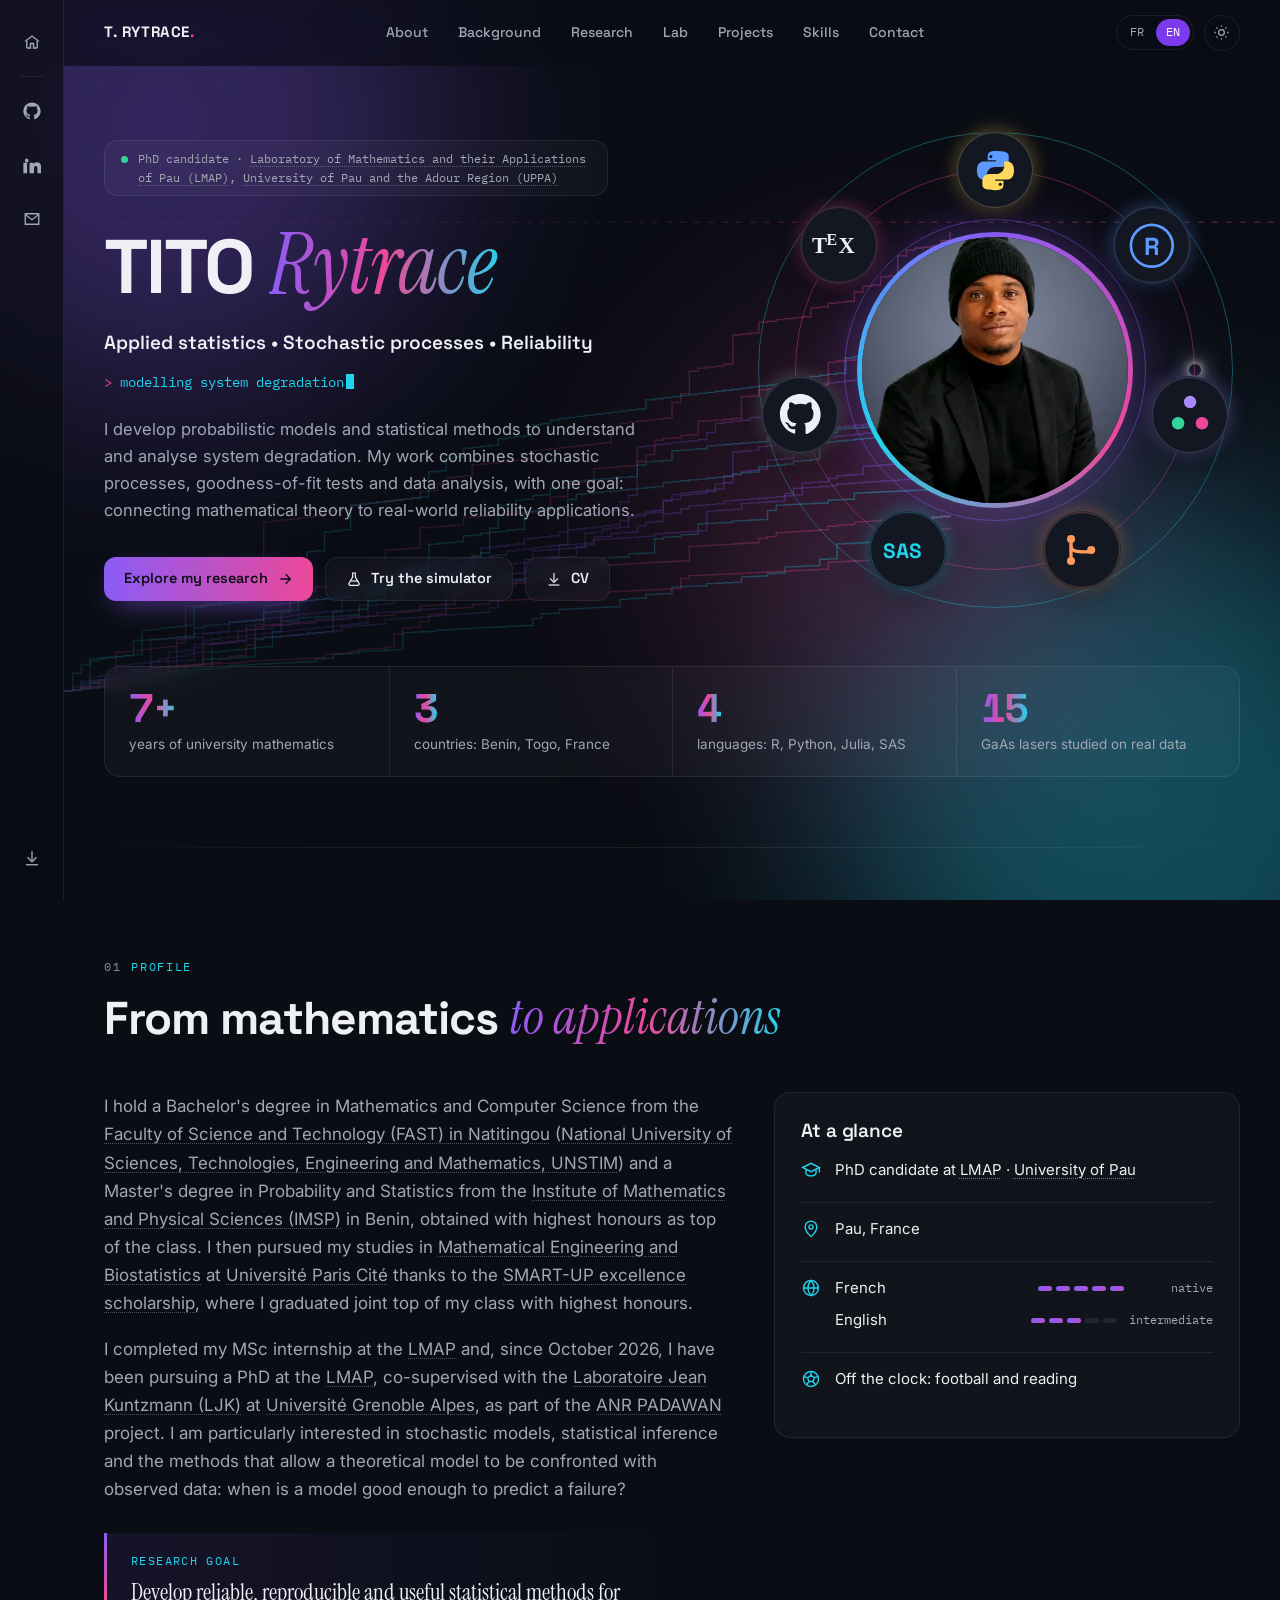
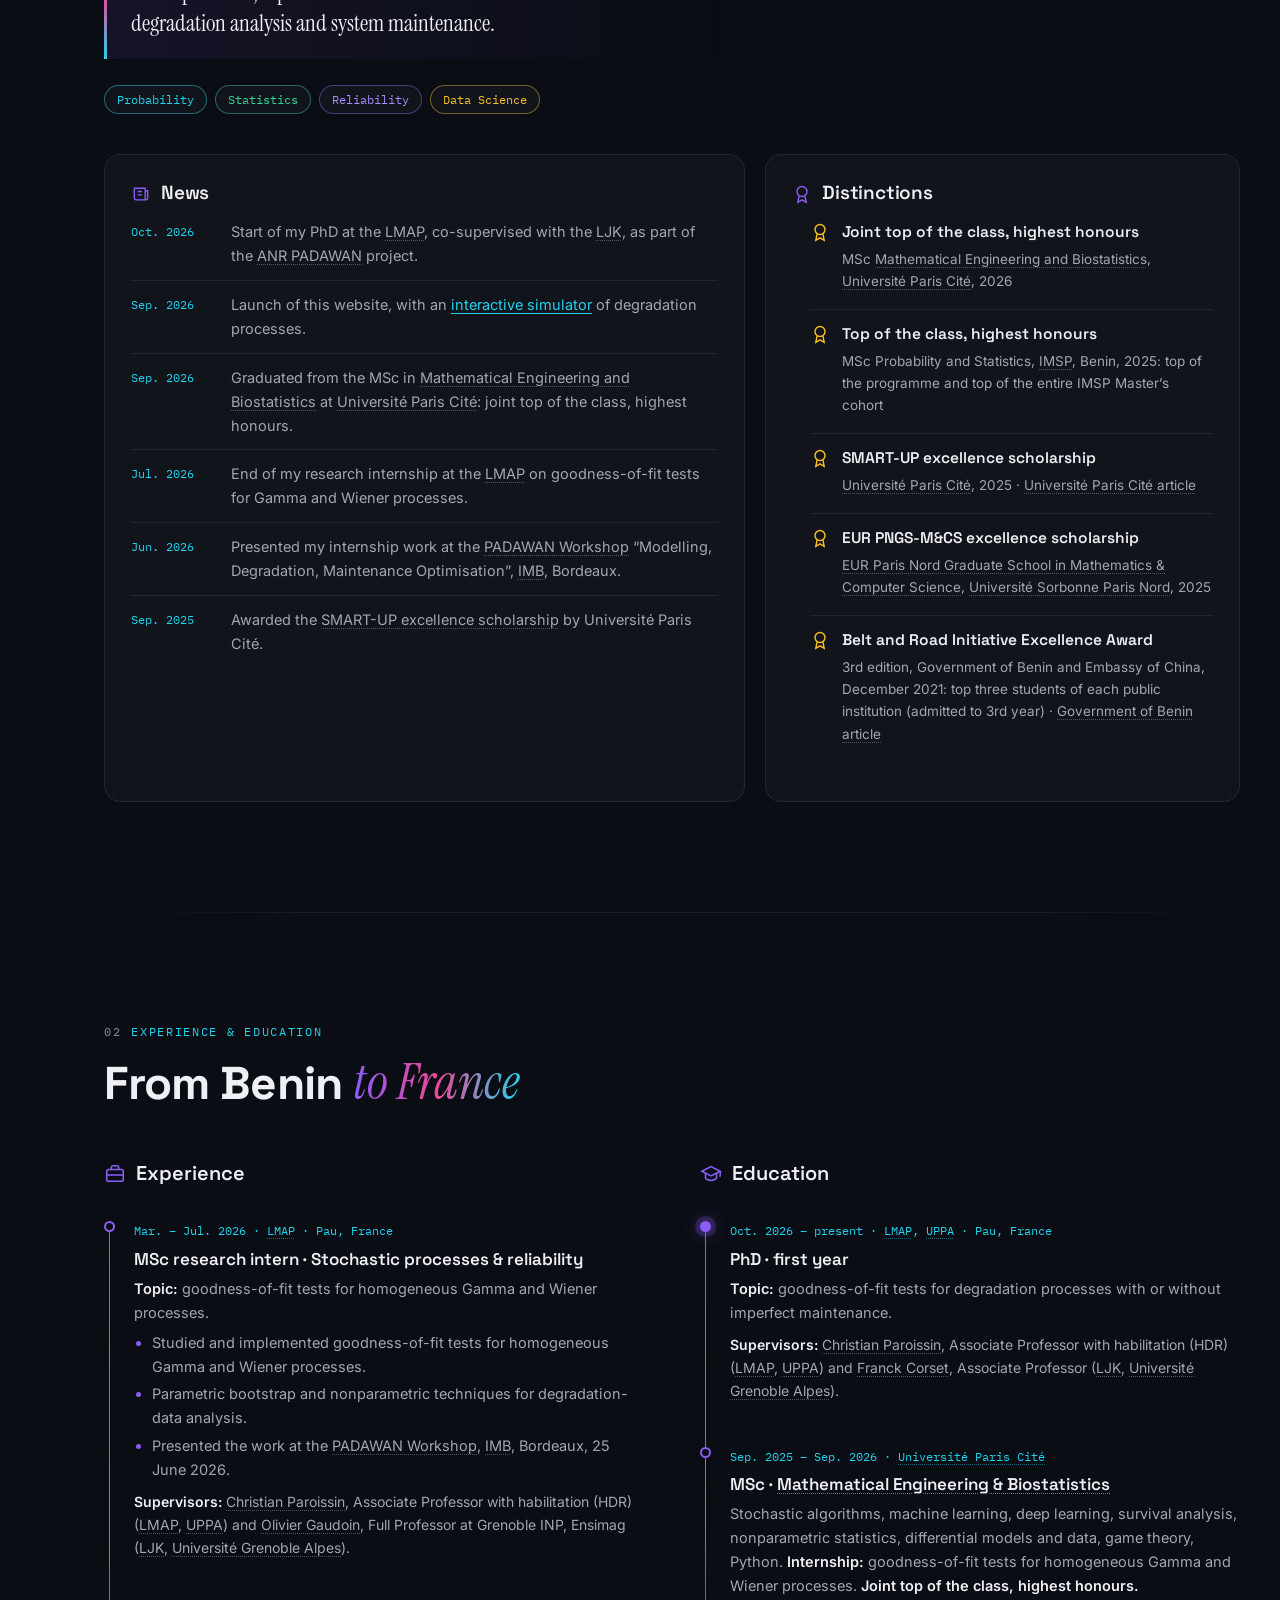
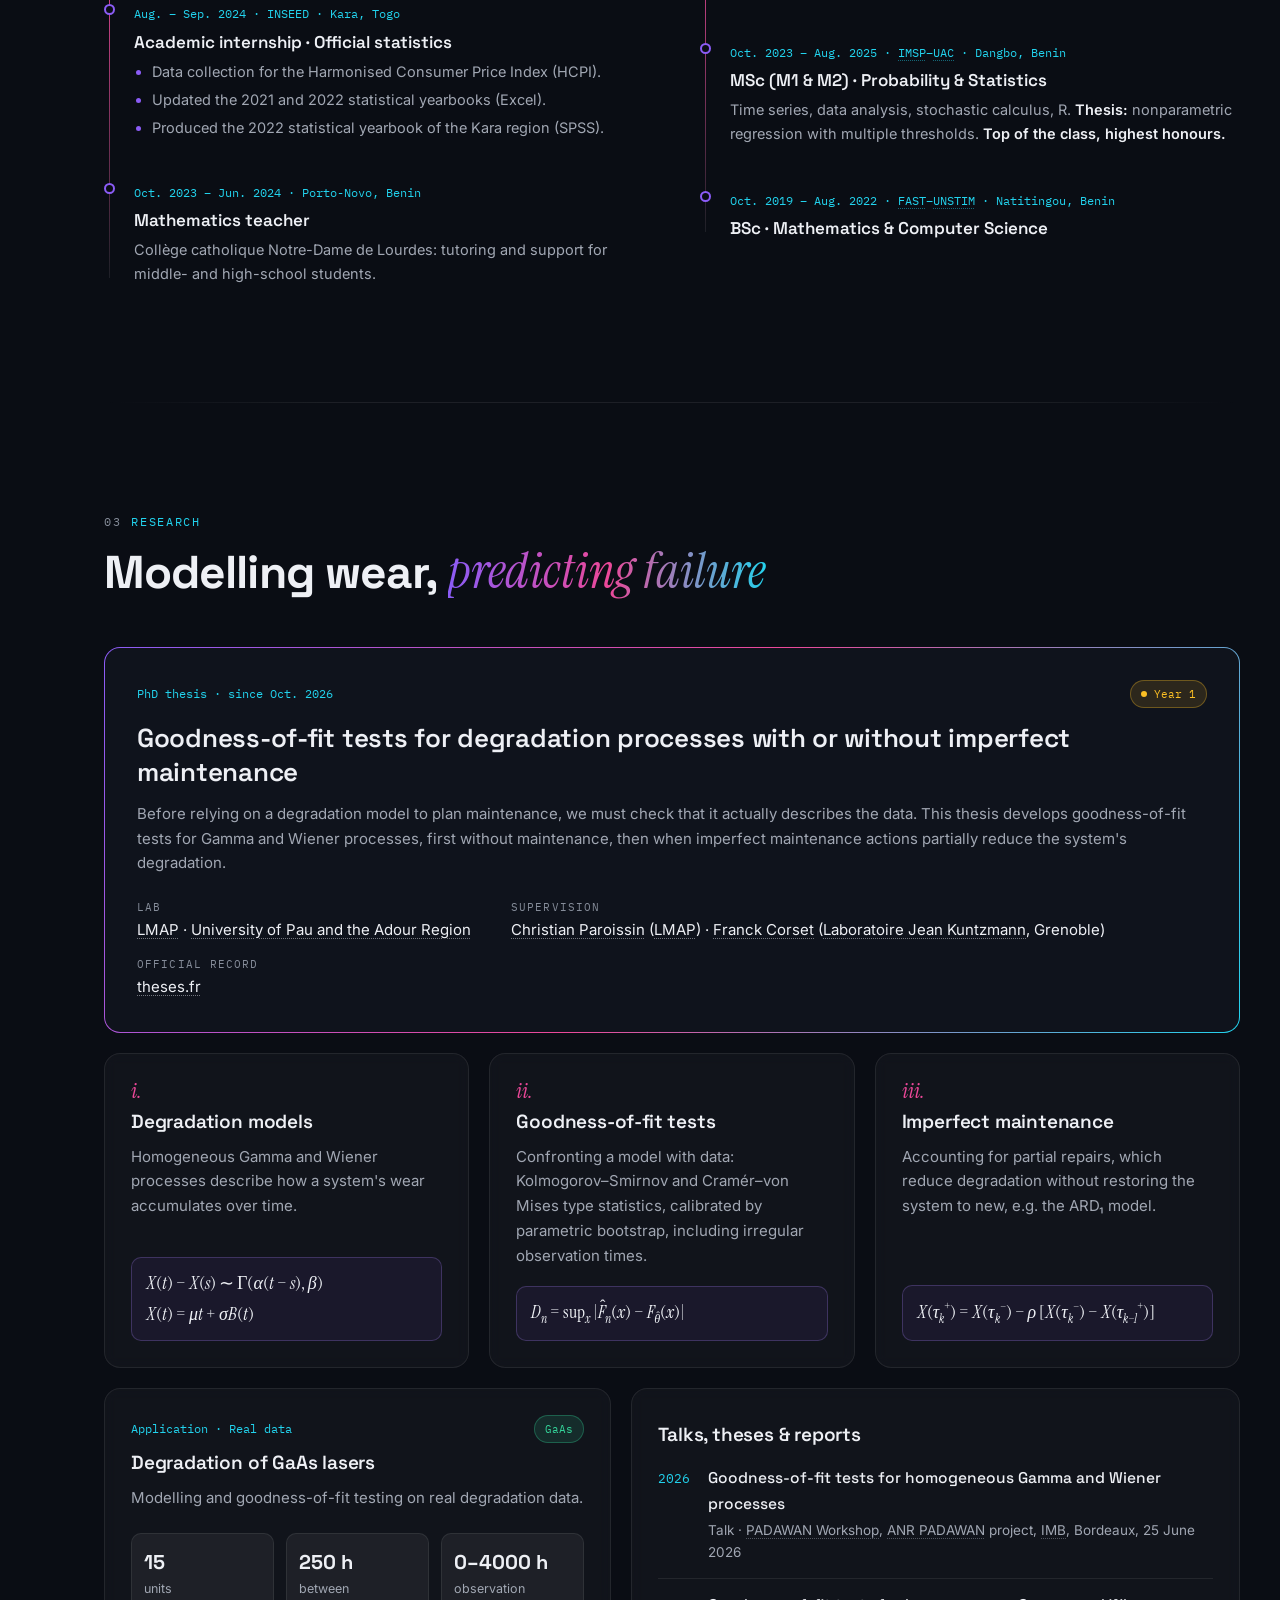
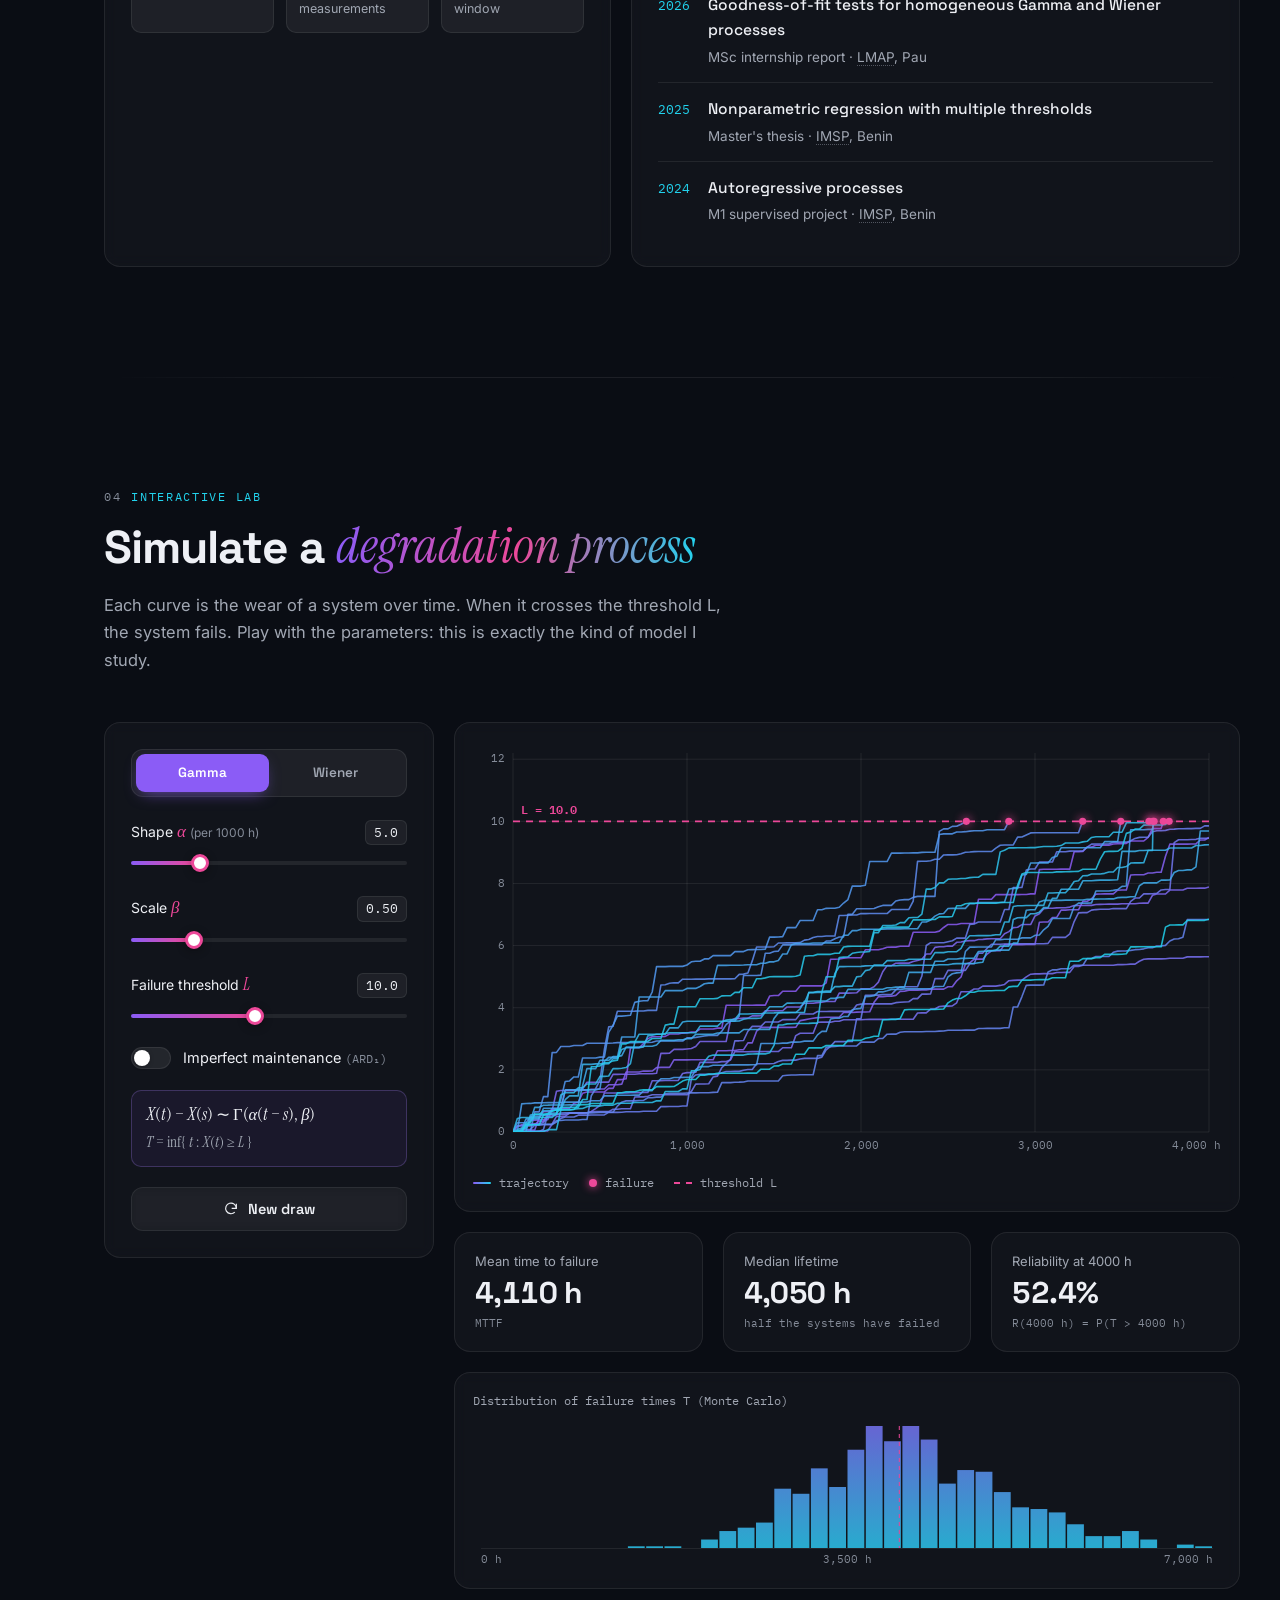
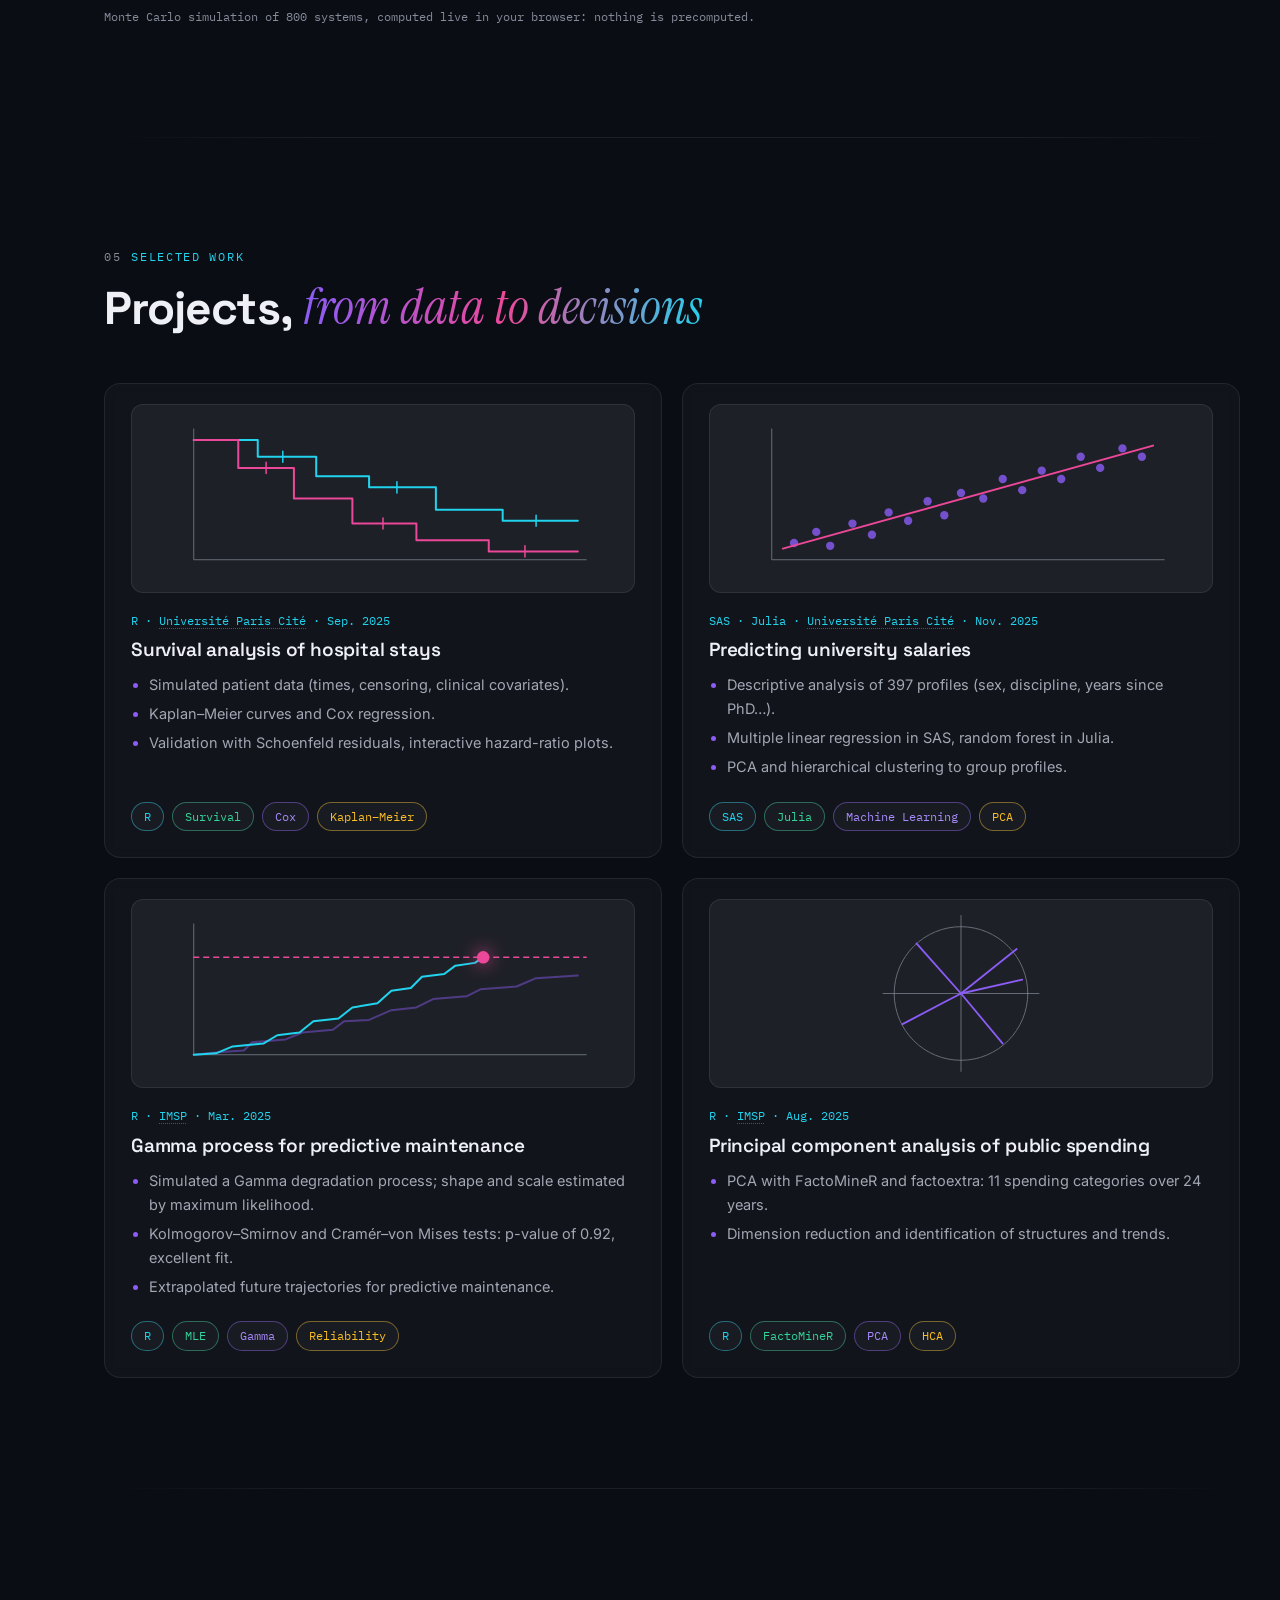
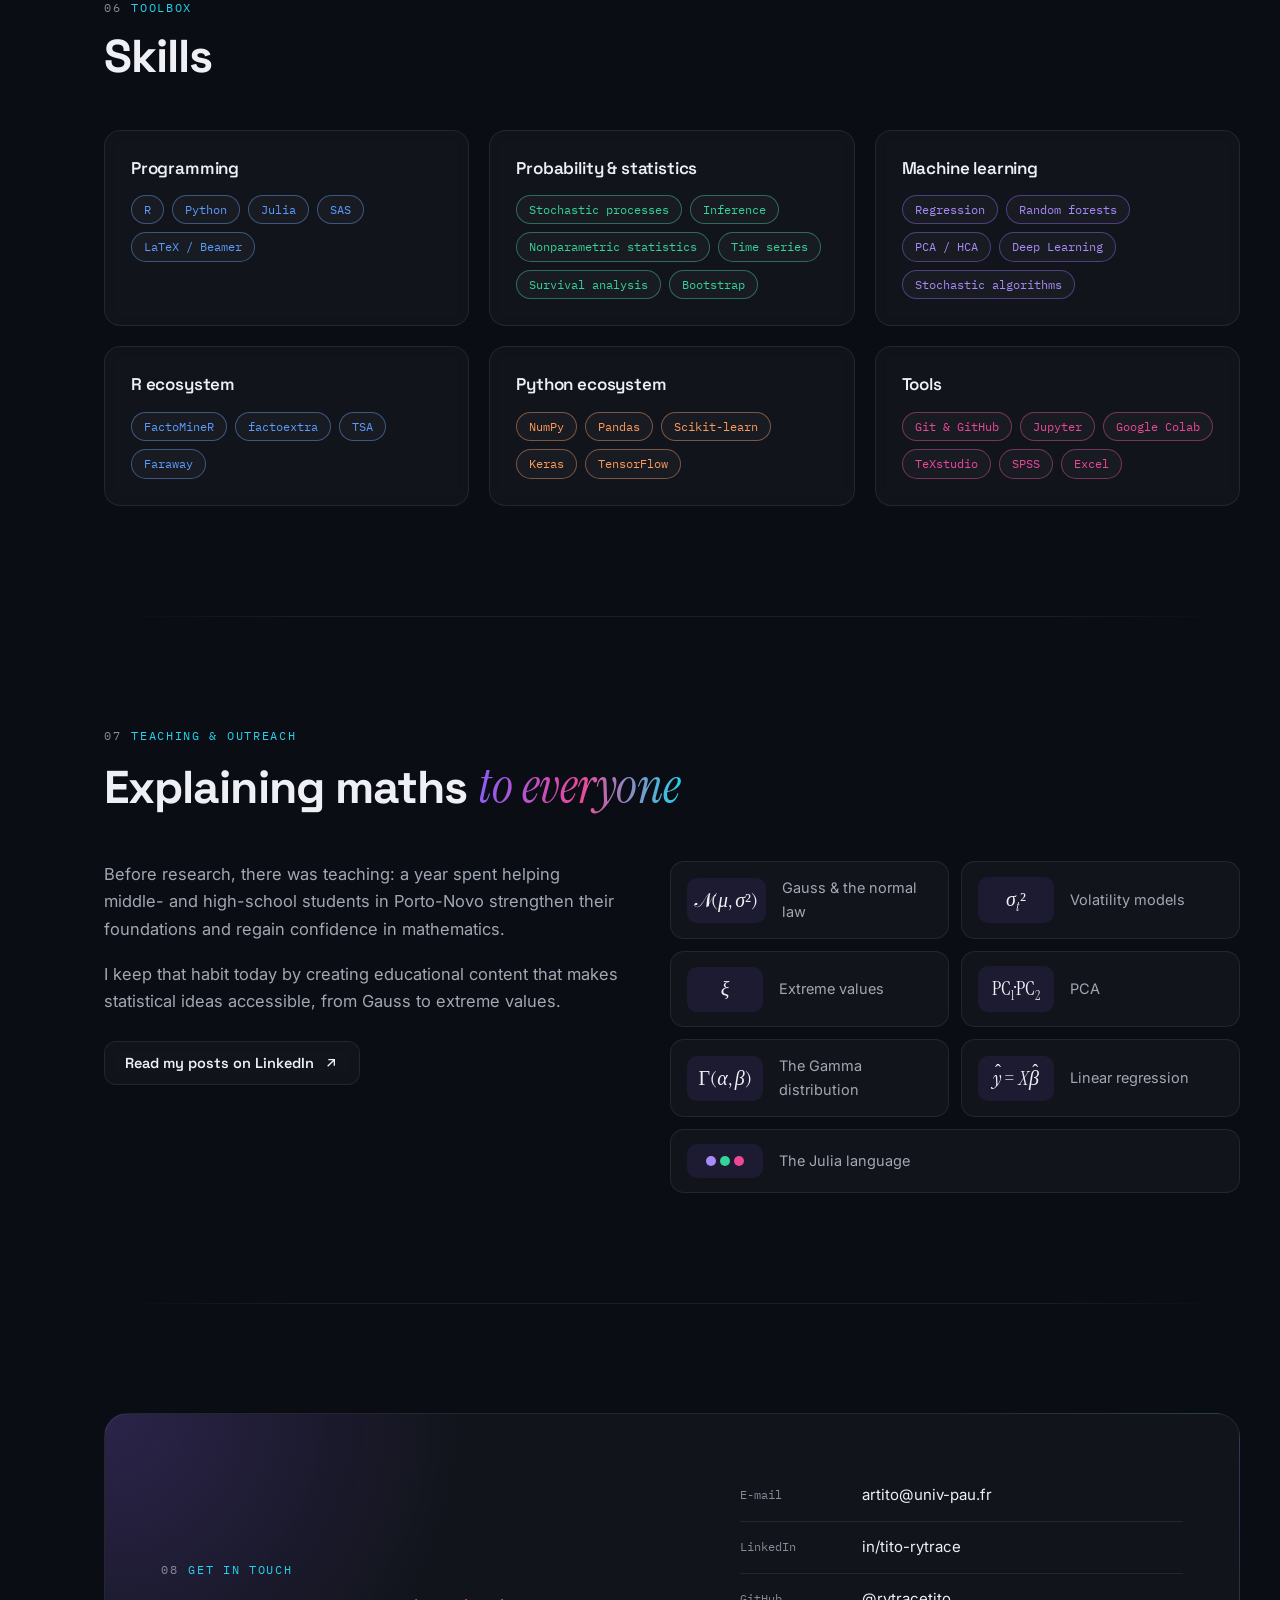
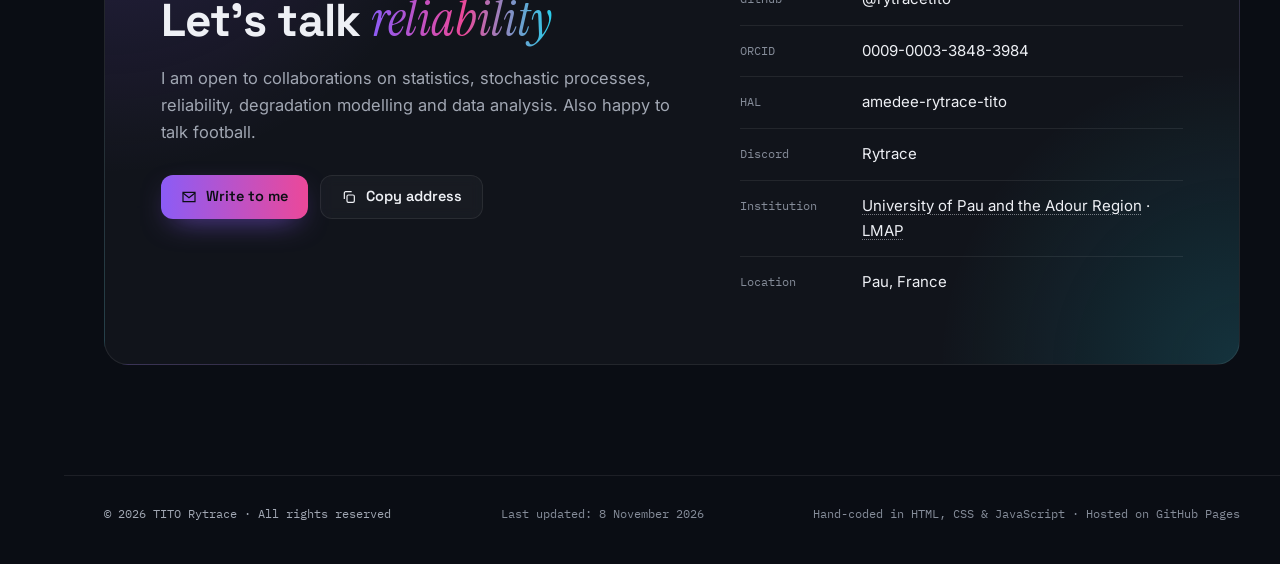
<file: index.html>
<!DOCTYPE html><html lang="fr" data-theme="dark"><head><meta charset="UTF-8"><meta name="viewport" content="width=device-width, initial-scale=1.0"><title>TITO Rytrace | Statistique, processus stochastiques & fiabilité</title><meta name="description" content="TITO Rytrace (Amedée Rytrace TITO), doctorant au LMAP (Université de Pau) : tests d'adéquation pour les processus de dégradation et maintenance imparfaite."><meta name="author" content="TITO Rytrace"><meta name="theme-color" content="#0a0d14"><link rel="canonical" href="https://rytracetito.github.io/"><meta property="og:type" content="website"><meta property="og:url" content="https://rytracetito.github.io/"><meta property="og:title" content="TITO Rytrace | Statistique & fiabilité"><meta property="og:description" content="Processus de dégradation, tests d'adéquation et maintenance imparfaite. Recherche, projets et simulateur interactif."><meta property="og:image" content="https://rytracetito.github.io/assets/og-image.jpg"><meta property="og:image:width" content="1200"><meta property="og:image:height" content="630"><meta property="og:locale" content="fr_FR"><meta property="og:locale:alternate" content="en_US"><meta name="twitter:card" content="summary_large_image"><link rel="icon" href="assets/favicon.svg" type="image/svg+xml"><link rel="apple-touch-icon" href="assets/apple-touch-icon.png"><script>(function(){var d=document.documentElement;d.classList.add('js');try{var t=localStorage.getItem('site-theme');if(t)d.setAttribute('data-theme',t);var l=localStorage.getItem('site-lang');if(l)d.lang=l;}catch(e){}})();</script><link rel="preconnect" href="https://fonts.googleapis.com"><link rel="preconnect" href="https://fonts.gstatic.com" crossorigin><link rel="preload" as="style" href="https://fonts.googleapis.com/css2?family=Space+Grotesk:wght@500;600;700&family=Inter:wght@400;500;600&family=IBM+Plex+Mono:wght@400;500&family=Instrument+Serif:ital@0;1&display=swap" onload="this.onload=null;this.rel='stylesheet'"><noscript><link rel="stylesheet" href="https://fonts.googleapis.com/css2?family=Space+Grotesk:wght@500;600;700&family=Inter:wght@400;500;600&family=IBM+Plex+Mono:wght@400;500&family=Instrument+Serif:ital@0;1&display=swap"></noscript><link rel="stylesheet" href="style.css"><script type="application/ld+json">{"@context":"https://schema.org","@type":"Person","name":"TITO Rytrace","alternateName":["TITO Amedée Rytrace","Amedée Rytrace TITO","Tito Amedée","Rytrace TITO","Rytrace Tito","Amedee Rytrace Tito","Tito Amedee Rytrace"],"givenName":"Amedée Rytrace","familyName":"TITO","url":"https://rytracetito.github.io/","image":"https://rytracetito.github.io/assets/photo.webp","jobTitle":"Doctorant en mathématiques appliquées","affiliation":{"@type":"ResearchOrganization","name":"Laboratoire de Mathématiques et de leurs Applications de Pau (LMAP)","parentOrganization":{"@type":"CollegeOrUniversity","name":"Université de Pau et des Pays de l'Adour"}},"email":"mailto:artito@univ-pau.fr","knowsAbout":["Processus stochastiques","Processus Gamma","Processus de Wiener","Tests d'adéquation","Fiabilité","Maintenance imparfaite","Statistique"],"alumniOf":[{"@type":"CollegeOrUniversity","name":"Université Paris Cité"},{"@type":"CollegeOrUniversity","name":"Institut de Mathématiques et de Sciences Physiques (IMSP)"},{"@type":"CollegeOrUniversity","name":"Université Nationale des Sciences, Technologies, Ingénierie et Mathématiques (UNSTIM)","url":"https://www.unstim.bj/"}],"identifier":{"@type":"PropertyValue","propertyID":"ORCID","value":"0009-0003-3848-3984"},"sameAs":["https://orcid.org/0009-0003-3848-3984","https://cv.hal.science/amedee-rytrace-tito","https://www.linkedin.com/in/tito-rytrace","https://github.com/rytracetito","https://discord.com/users/1419982212819849236"]}</script></head><body><a class="skip-link" href="#main" data-en="Skip to content">Aller au contenu</a><div class="progress" aria-hidden="true"><span></span></div><div class="bg-glow" aria-hidden="true"><span class="g1"></span><span class="g2"></span><span class="g3"></span></div><aside class="rail" aria-label="Raccourcis"><div class="rail-top"><a href="#hero" aria-label="Accueil" data-tip="Accueil" data-en-tip="Home"> <svg viewBox="0 0 24 24" fill="none" stroke="currentColor" stroke-width="1.8" aria-hidden="true"><path d="M3 11l9-7 9 7"/><path d="M5 10v9a1 1 0 001 1h4v-6h4v6h4a1 1 0 001-1v-9"/></svg> </a><div class="divider"></div><a href="https://github.com/rytracetito" target="_blank" rel="noopener noreferrer" aria-label="GitHub" data-tip="GitHub"> <svg viewBox="0 0 24 24" fill="currentColor" aria-hidden="true"><path d="M12 .5C5.65.5.5 5.65.5 12c0 5.08 3.29 9.39 7.86 10.91.57.1.78-.25.78-.55v-2.1c-3.2.7-3.88-1.35-3.88-1.35-.52-1.34-1.28-1.7-1.28-1.7-1.05-.72.08-.7.08-.7 1.16.08 1.77 1.19 1.77 1.19 1.03 1.77 2.7 1.26 3.36.96.1-.75.4-1.26.73-1.55-2.55-.29-5.23-1.28-5.23-5.68 0-1.26.45-2.28 1.19-3.09-.12-.29-.52-1.46.11-3.05 0 0 .97-.31 3.18 1.18a11.1 11.1 0 015.8 0c2.21-1.49 3.18-1.18 3.18-1.18.63 1.59.23 2.76.11 3.05.74.81 1.19 1.83 1.19 3.09 0 4.41-2.69 5.39-5.25 5.67.42.36.78 1.08.78 2.18v3.23c0 .3.21.66.79.55C20.21 21.39 23.5 17.08 23.5 12c0-6.35-5.15-11.5-11.5-11.5z"/></svg> </a> <a href="https://www.linkedin.com/in/tito-rytrace" target="_blank" rel="noopener noreferrer" aria-label="LinkedIn" data-tip="LinkedIn"> <svg viewBox="0 0 24 24" fill="currentColor" aria-hidden="true"><path d="M4.98 3.5a2.5 2.5 0 11-.02 5 2.5 2.5 0 01.02-5zM.5 8.98h4.96V23H.5V8.98zM8.7 8.98h4.76v1.92h.07c.66-1.25 2.28-2.57 4.7-2.57 5.03 0 5.96 3.31 5.96 7.62V23h-4.96v-6.29c0-1.5-.03-3.43-2.09-3.43-2.09 0-2.41 1.63-2.41 3.32V23H8.7V8.98z"/></svg> </a> <a href="mailto:artito@univ-pau.fr" aria-label="E-mail" data-tip="E-mail"> <svg viewBox="0 0 24 24" fill="none" stroke="currentColor" stroke-width="1.8" aria-hidden="true"><path d="M3 5h18v14H3z"/><path d="M3 6l9 7 9-7"/></svg> </a></div><div class="rail-bottom"><a href="cv.pdf" target="_blank" rel="noopener" aria-label="CV (PDF)" data-tip="CV (PDF)"> <svg viewBox="0 0 24 24" fill="none" stroke="currentColor" stroke-width="1.8" aria-hidden="true"><path d="M12 3v12"/><path d="M6 11l6 6 6-6"/><path d="M4 21h16"/></svg> </a></div></aside><header class="topnav"><div class="nav-inner"><a class="brand" href="#hero">T. RYTRACE</a><nav class="seclinks" id="menu" aria-label="Navigation principale"><a href="#about" data-en="About">À propos</a> <a href="#parcours" data-en="Background">Parcours</a> <a href="#recherche" data-en="Research">Recherche</a> <a href="#labo" data-en="Lab">Labo</a> <a href="#projets" data-en="Projects">Projets</a> <a href="#competences" data-en="Skills">Compétences</a> <a href="#contact" data-en="Contact">Contact</a><div class="menu-extra"><a href="https://github.com/rytracetito" target="_blank" rel="noopener noreferrer">GitHub</a> <a href="https://www.linkedin.com/in/tito-rytrace" target="_blank" rel="noopener noreferrer">LinkedIn</a> <a href="https://orcid.org/0009-0003-3848-3984" target="_blank" rel="noopener noreferrer me">ORCID</a> <a href="https://cv.hal.science/amedee-rytrace-tito" target="_blank" rel="noopener noreferrer me">HAL</a> <a href="https://discord.com/users/1419982212819849236" target="_blank" rel="noopener noreferrer me">Discord</a> <a href="cv.pdf" target="_blank" rel="noopener">CV (PDF)</a></div></nav><div class="controls"><div class="lang-toggle" role="group" aria-label="Langue / Language"><button type="button" data-lang="fr" aria-label="Français">FR</button> <button type="button" data-lang="en" aria-label="English">EN</button></div><button type="button" class="icon-btn theme-toggle" aria-label="Changer de thème" data-en-aria="Toggle theme"> <svg class="sun" viewBox="0 0 24 24" fill="none" stroke="currentColor" stroke-width="1.8" aria-hidden="true"><circle cx="12" cy="12" r="4"/><path d="M12 2v2M12 20v2M4.9 4.9l1.4 1.4M17.7 17.7l1.4 1.4M2 12h2M20 12h2M4.9 19.1l1.4-1.4M17.7 6.3l1.4-1.4"/></svg> <svg class="moon" viewBox="0 0 24 24" fill="currentColor" aria-hidden="true"><path d="M21 12.8A9 9 0 1111.2 3a7 7 0 009.8 9.8z"/></svg> </button> <button type="button" class="icon-btn burger" aria-label="Ouvrir le menu" data-en-aria="Open menu" aria-expanded="false" aria-controls="menu"> <svg viewBox="0 0 24 24" fill="none" stroke="currentColor" stroke-width="1.8" stroke-linecap="round" aria-hidden="true"><path class="l1" d="M4 7h16"/><path class="l2" d="M4 12h16"/><path class="l3" d="M4 17h16"/></svg> </button></div></div></header><main id="main"><section id="hero" class="hero"><canvas class="hero-paths" aria-hidden="true"></canvas><div class="wrap hero-grid"><div class="hero-text"><span class="badge"> <span class="dot"></span> <span data-en-html="PhD candidate · &lt;a class=&quot;org&quot; href=&quot;https://lma-umr5142.univ-pau.fr/&quot; target=&quot;_blank&quot; rel=&quot;noopener&quot;&gt;Laboratory of Mathematics and their Applications of Pau (LMAP)&lt;/a&gt;, &lt;a class=&quot;org&quot; href=&quot;https://www.univ-pau.fr/&quot; target=&quot;_blank&quot; rel=&quot;noopener&quot;&gt;University of Pau and the Adour Region (UPPA)&lt;/a&gt;">Doctorant · <a class="org" href="https://lma-umr5142.univ-pau.fr/" target="_blank" rel="noopener">Laboratoire de Mathématiques et de leurs Applications de Pau (LMAP)</a>, <a class="org" href="https://www.univ-pau.fr/" target="_blank" rel="noopener">Université de Pau et des Pays de l'Adour (UPPA)</a></span> </span><h1 class="name">TITO <span class="name-last">Rytrace</span></h1><p class="tagline" data-en="Applied statistics • Stochastic processes • Reliability">Statistique appliquée • Processus stochastiques • Fiabilité</p><p class="typer" aria-hidden="true"><span class="typer-prompt">&gt;</span> <span class="typer-text"></span><span class="typer-caret"></span></p><p class="lede" data-en="I develop probabilistic models and statistical methods to understand and analyse system degradation. My work combines stochastic processes, goodness-of-fit tests and data analysis, with one goal: connecting mathematical theory to real-world reliability applications.">Je développe des modèles probabilistes et des méthodes statistiques pour comprendre et analyser la dégradation des systèmes. Mon travail combine processus stochastiques, tests d'adéquation et analyse de données, avec un objectif : relier la théorie mathématique aux applications réelles en fiabilité.</p><div class="cta-row"><a class="btn btn-primary" href="#recherche"> <span data-en="Explore my research">Découvrir mes travaux</span> <svg viewBox="0 0 24 24" fill="none" stroke="currentColor" stroke-width="2" aria-hidden="true"><path d="M5 12h14M13 5l7 7-7 7"/></svg> </a> <a class="btn btn-ghost" href="#labo"> <svg viewBox="0 0 24 24" fill="none" stroke="currentColor" stroke-width="1.8" aria-hidden="true"><path d="M9 3h6M10 3v6L4.5 18.5A2 2 0 006.2 21.5h11.6a2 2 0 001.7-3L14 9V3"/><path d="M7 15h10"/></svg> <span data-en="Try the simulator">Tester le simulateur</span> </a> <a class="btn btn-ghost" href="cv.pdf" target="_blank" rel="noopener"> <svg viewBox="0 0 24 24" fill="none" stroke="currentColor" stroke-width="1.8" aria-hidden="true"><path d="M12 3v12"/><path d="M6 11l6 6 6-6"/><path d="M4 21h16"/></svg> <span>CV</span> </a></div></div><div class="orbit-wrap" aria-hidden="true"><div class="orbit-ring r1"></div><div class="orbit-ring r2"><div class="ring-dot"></div></div><div class="orbit-ring r3"></div><div class="avatar-ring"><div class="avatar-circle"><span class="monogram">TR</span> <img src="assets/photo-400.webp" srcset="assets/photo-400.webp 400w, assets/photo-640.webp 640w, assets/photo.webp 800w" sizes="320px" alt="TITO Rytrace" width="800" height="800" loading="eager" fetchpriority="high" decoding="async" onerror="this.remove()"></div></div><div class="orbit-badge b1" data-name="Python"><svg viewBox="0 0 24 24" width="62%" height="62%"><path d="M12 2c-2.4 0-4 .5-4 2.6v2.2h4.2v.6H6.2C4.1 7.4 2.5 8.7 2.5 12s1.6 4.6 3.7 4.6h1.3v-2.4c0-2.2 1.9-4 4.2-4h3.6c1.9 0 3.4-1.5 3.4-3.4V4.6C18.7 2.5 16.2 2 12 2z" fill="#5b9bff"/><path d="M12 22c2.4 0 4-.5 4-2.6v-2.2h-4.2v-.6h5.9c2.1 0 3.7-1.3 3.7-4.6s-1.6-4.6-3.7-4.6h-1.3v2.4c0 2.2-1.9 4-4.2 4H8.7C6.8 13.8 5.3 15.3 5.3 17.2v2.2c0 2.1 2.5 2.6 6.7 2.6z" fill="#ffd85c"/><circle cx="9.6" cy="4.9" r=".8" fill="#0b0e14"/><circle cx="14.4" cy="19" r=".8" fill="#0b0e14"/></svg></div><div class="orbit-badge b2" data-name="R"><svg viewBox="0 0 24 24" width="60%" height="60%"><circle cx="12" cy="12" r="11" fill="none" stroke="#5b9bff" stroke-width="1.4"/><text x="12" y="17" text-anchor="middle" font-family="Space Grotesk, sans-serif" font-weight="700" font-size="13" fill="#5b9bff">R</text></svg></div><div class="orbit-badge b3" data-name="Julia"><svg viewBox="0 0 24 24" width="58%" height="58%"><circle cx="12" cy="5.5" r="3.4" fill="#a78bfa"/><circle cx="5.5" cy="17" r="3.4" fill="#34d399"/><circle cx="18.5" cy="17" r="3.4" fill="#ec4899"/></svg></div><div class="orbit-badge b4" data-name="Git"><svg viewBox="0 0 24 24" width="58%" height="58%" fill="none" stroke="#ff9a5c" stroke-width="1.8" stroke-linecap="round"><circle cx="6" cy="6" r="2.2" fill="#ff9a5c" stroke="none"/><circle cx="6" cy="18" r="2.2" fill="#ff9a5c" stroke="none"/><circle cx="17" cy="12" r="2.2" fill="#ff9a5c" stroke="none"/><path d="M6 8.2V15.8"/><path d="M6 10c0 3 4 3 8 3s3-1 3-1"/></svg></div><div class="orbit-badge b5" data-name="SAS"><svg viewBox="0 0 40 20" width="72%" height="34%"><text x="0" y="16" font-family="Space Grotesk, sans-serif" font-weight="700" font-size="16" fill="#22d3ee">SAS</text></svg></div><div class="orbit-badge b6" data-name="GitHub"><svg viewBox="0 0 24 24" width="56%" height="56%" fill="currentColor"><path d="M12 .5C5.65.5.5 5.65.5 12c0 5.08 3.29 9.39 7.86 10.91.57.1.78-.25.78-.55v-2.1c-3.2.7-3.88-1.35-3.88-1.35-.52-1.34-1.28-1.7-1.28-1.7-1.05-.72.08-.7.08-.7 1.16.08 1.77 1.19 1.77 1.19 1.03 1.77 2.7 1.26 3.36.96.1-.75.4-1.26.73-1.55-2.55-.29-5.23-1.28-5.23-5.68 0-1.26.45-2.28 1.19-3.09-.12-.29-.52-1.46.11-3.05 0 0 .97-.31 3.18 1.18a11.1 11.1 0 015.8 0c2.21-1.49 3.18-1.18 3.18-1.18.63 1.59.23 2.76.11 3.05.74.81 1.19 1.83 1.19 3.09 0 4.41-2.69 5.39-5.25 5.67.42.36.78 1.08.78 2.18v3.23c0 .3.21.66.79.55C20.21 21.39 23.5 17.08 23.5 12c0-6.35-5.15-11.5-11.5-11.5z"/></svg></div><div class="orbit-badge b7" data-name="LaTeX"><svg viewBox="0 0 40 24" width="70%" height="42%" fill="currentColor"><text x="0" y="18" font-family="Georgia, serif" font-weight="700" font-size="17">T</text><text x="11" y="12" font-family="Georgia, serif" font-weight="700" font-size="12">E</text><text x="20" y="18" font-family="Georgia, serif" font-weight="700" font-size="17">X</text></svg></div></div></div><div class="wrap"><div class="figures"><div class="figure"><span class="fig-num"><span data-count="7">7</span>+</span> <span class="fig-label" data-en="years of university mathematics">années de mathématiques à l'université</span></div><div class="figure"><span class="fig-num"><span data-count="3">3</span></span> <span class="fig-label" data-en="countries: Benin, Togo, France">pays : Bénin, Togo, France</span></div><div class="figure"><span class="fig-num"><span data-count="4">4</span></span> <span class="fig-label" data-en="languages: R, Python, Julia, SAS">langages : R, Python, Julia, SAS</span></div><div class="figure"><span class="fig-num"><span data-count="15">15</span></span> <span class="fig-label" data-en="GaAs lasers studied on real data">lasers GaAs étudiés sur données réelles</span></div></div></div></section><section id="about"><div class="wrap"><header class="section-head"><p class="eyebrow"><span class="num">01</span> <span data-en="Profile">Profil</span></p><h2 class="section-title" data-en-html="From mathematics <em>to applications</em>">Des mathématiques <em>vers les applications</em></h2></header><div class="about-grid"><div class="about-text"><p data-en-html="I hold a Bachelor&#x27;s degree in Mathematics and Computer Science from the &lt;a class=&quot;org&quot; href=&quot;https://fast.unstim.bj/&quot; target=&quot;_blank&quot; rel=&quot;noopener&quot;&gt;Faculty of Science and Technology (FAST) in Natitingou&lt;/a&gt; (&lt;a class=&quot;org&quot; href=&quot;https://www.unstim.bj/&quot; target=&quot;_blank&quot; rel=&quot;noopener&quot;&gt;National University of Sciences, Technologies, Engineering and Mathematics, UNSTIM&lt;/a&gt;) and a Master&#x27;s degree in Probability and Statistics from the &lt;a class=&quot;org&quot; href=&quot;https://www.imsp-uac.org/&quot; target=&quot;_blank&quot; rel=&quot;noopener&quot;&gt;Institute of Mathematics and Physical Sciences (IMSP)&lt;/a&gt; in Benin, obtained with highest honours as top of the class. I then pursued my studies in &lt;a class=&quot;org&quot; href=&quot;https://math-info.u-paris.fr/master-mathematiques-et-applications/specialite-ingenierie-mathematique-et-biostatistique/&quot; target=&quot;_blank&quot; rel=&quot;noopener&quot;&gt;Mathematical Engineering and Biostatistics&lt;/a&gt; at &lt;a class=&quot;org&quot; href=&quot;https://u-paris.fr/&quot; target=&quot;_blank&quot; rel=&quot;noopener&quot;&gt;Université Paris Cité&lt;/a&gt; thanks to the &lt;a class=&quot;org&quot; href=&quot;https://u-paris.fr/retour-sur-ledition-2025-de-la-soiree-daccueil-des-laureates-et-laureats-des-bourses-de-mobilite-smarts-up/&quot; target=&quot;_blank&quot; rel=&quot;noopener&quot;&gt;SMART-UP excellence scholarship&lt;/a&gt;, where I graduated joint top of my class with highest honours.">Titulaire d'une Licence en Mathématiques et Informatique de la <a class="org" href="https://fast.unstim.bj/" target="_blank" rel="noopener">Faculté des Sciences et Techniques (FAST) de Natitingou</a> (<a class="org" href="https://www.unstim.bj/" target="_blank" rel="noopener">Université Nationale des Sciences, Technologies, Ingénierie et Mathématiques, UNSTIM</a>) et d'un Master en Probabilités et Statistique de l'<a class="org" href="https://www.imsp-uac.org/" target="_blank" rel="noopener">Institut de Mathématiques et de Sciences Physiques (IMSP)</a> du Bénin, obtenu avec la mention Très bien et en tant que major de promotion, j'ai poursuivi mes études en <a class="org" href="https://math-info.u-paris.fr/master-mathematiques-et-applications/specialite-ingenierie-mathematique-et-biostatistique/" target="_blank" rel="noopener">Ingénierie Mathématique et Biostatistique</a> à l'<a class="org" href="https://u-paris.fr/" target="_blank" rel="noopener">Université Paris Cité</a> grâce à la <a class="org" href="https://u-paris.fr/retour-sur-ledition-2025-de-la-soiree-daccueil-des-laureates-et-laureats-des-bourses-de-mobilite-smarts-up/" target="_blank" rel="noopener">bourse d’excellence SMART-UP</a>. J'y ai terminé co-major de promotion, avec la mention Très bien.</p><p data-en-html="I completed my MSc internship at the &lt;a class=&quot;org&quot; href=&quot;https://lma-umr5142.univ-pau.fr/&quot; target=&quot;_blank&quot; rel=&quot;noopener&quot;&gt;LMAP&lt;/a&gt; and, since October 2026, I have been pursuing a PhD at the &lt;a class=&quot;org&quot; href=&quot;https://lma-umr5142.univ-pau.fr/&quot; target=&quot;_blank&quot; rel=&quot;noopener&quot;&gt;LMAP&lt;/a&gt;, co-supervised with the &lt;a class=&quot;org&quot; href=&quot;https://www-ljk.imag.fr/&quot; target=&quot;_blank&quot; rel=&quot;noopener&quot;&gt;Laboratoire Jean Kuntzmann (LJK)&lt;/a&gt; at &lt;a class=&quot;org&quot; href=&quot;https://www.univ-grenoble-alpes.fr/&quot; target=&quot;_blank&quot; rel=&quot;noopener&quot;&gt;Université Grenoble Alpes&lt;/a&gt;, as part of the &lt;a class=&quot;org&quot; href=&quot;https://padawan.imag.fr/&quot; target=&quot;_blank&quot; rel=&quot;noopener&quot;&gt;ANR PADAWAN&lt;/a&gt; project. I am particularly interested in stochastic models, statistical inference and the methods that allow a theoretical model to be confronted with observed data: when is a model good enough to predict a failure?">J'ai effectué mon stage de M2 au <a class="org" href="https://lma-umr5142.univ-pau.fr/" target="_blank" rel="noopener">LMAP</a> et, depuis octobre 2026, je poursuis en thèse au <a class="org" href="https://lma-umr5142.univ-pau.fr/" target="_blank" rel="noopener">LMAP</a>, co-encadrée avec le <a class="org" href="https://www-ljk.imag.fr/" target="_blank" rel="noopener">Laboratoire Jean Kuntzmann (LJK)</a> de l'<a class="org" href="https://www.univ-grenoble-alpes.fr/" target="_blank" rel="noopener">Université Grenoble Alpes</a>, dans le cadre du projet <a class="org" href="https://padawan.imag.fr/" target="_blank" rel="noopener">ANR PADAWAN</a>. Je m'intéresse particulièrement aux modèles stochastiques, à l'inférence statistique et aux méthodes permettant de confronter un modèle théorique aux données observées : quand un modèle est-il assez bon pour prédire une panne ?</p><blockquote class="mission"><span class="mission-label" data-en="Research goal">Objectif scientifique</span> <span data-en="Develop reliable, reproducible and useful statistical methods for degradation analysis and system maintenance.">Développer des méthodes statistiques fiables, reproductibles et utiles pour l'analyse de la dégradation et la maintenance des systèmes.</span></blockquote><div class="tag-row"><span class="tag" data-en="Probability">Probabilités</span> <span class="tag" data-en="Statistics">Statistique</span> <span class="tag" data-en="Reliability">Fiabilité</span> <span class="tag">Data Science</span></div></div><aside class="card facts" aria-label="En bref"><h3 data-en="At a glance">En bref</h3><ul><li><svg viewBox="0 0 24 24" fill="none" stroke="currentColor" stroke-width="1.7" aria-hidden="true"><path d="M2 9l10-5 10 5-10 5z"/><path d="M6 11v5c0 1.5 2.7 3 6 3s6-1.5 6-3v-5"/><path d="M22 9v6"/></svg> <span data-en-html="PhD candidate at &lt;a class=&quot;org&quot; href=&quot;https://lma-umr5142.univ-pau.fr/&quot; target=&quot;_blank&quot; rel=&quot;noopener&quot;&gt;LMAP&lt;/a&gt; · &lt;a class=&quot;org&quot; href=&quot;https://www.univ-pau.fr/&quot; target=&quot;_blank&quot; rel=&quot;noopener&quot;&gt;University of Pau&lt;/a&gt;">Doctorant au <a class="org" href="https://lma-umr5142.univ-pau.fr/" target="_blank" rel="noopener">LMAP</a> · <a class="org" href="https://www.univ-pau.fr/" target="_blank" rel="noopener">Université de Pau</a></span></li><li><svg viewBox="0 0 24 24" fill="none" stroke="currentColor" stroke-width="1.7" aria-hidden="true"><path d="M12 21s-7-6.2-7-11.5a7 7 0 1114 0C19 14.8 12 21 12 21z"/><circle cx="12" cy="9.5" r="2.5"/></svg> <span>Pau, France</span></li><li><svg viewBox="0 0 24 24" fill="none" stroke="currentColor" stroke-width="1.7" aria-hidden="true"><circle cx="12" cy="12" r="9"/><path d="M3 12h18M12 3c2.5 2.7 3.8 5.7 3.8 9s-1.3 6.3-3.8 9c-2.5-2.7-3.8-5.7-3.8-9S9.5 5.7 12 3z"/></svg> <span class="lang-lines"> <span class="lang-line"><span data-en="French">Français</span> <span class="meter" aria-hidden="true"><i class="on"></i><i class="on"></i><i class="on"></i><i class="on"></i><i class="on"></i></span> <span class="level" data-en="native">natif</span></span> <span class="lang-line"><span data-en="English">Anglais</span> <span class="meter" aria-hidden="true"><i class="on"></i><i class="on"></i><i class="on"></i><i></i><i></i></span> <span class="level" data-en="intermediate">intermédiaire</span></span> </span></li><li><svg viewBox="0 0 24 24" fill="none" stroke="currentColor" stroke-width="1.7" aria-hidden="true"><circle cx="12" cy="12" r="9"/><path d="M12 7.5l4 2.9-1.5 4.6h-5L8 10.4z"/><path d="M12 7.5V3.2M16 10.4l4.2-1.3M14.5 15l2.6 3.6M9.5 15l-2.6 3.6M8 10.4L3.8 9.1"/></svg> <span data-en="Off the clock: football and reading">En dehors des maths : football et lecture</span></li></ul></aside></div><div class="about-extra"><article class="card news"><h3 class="card-head"><svg viewBox="0 0 24 24" fill="none" stroke="currentColor" stroke-width="1.7" aria-hidden="true"><path d="M4 5h13v14H6a2 2 0 01-2-2z"/><path d="M17 8h3v9a2 2 0 01-2 2"/><path d="M8 9h5M8 13h5"/></svg><span data-en="News">Actualités</span></h3><ol class="news-list"><li><time data-en="Oct. 2026">Oct. 2026</time><span data-en-html="Start of my PhD at the &lt;a class=&quot;org&quot; href=&quot;https://lma-umr5142.univ-pau.fr/&quot; target=&quot;_blank&quot; rel=&quot;noopener&quot;&gt;LMAP&lt;/a&gt;, co-supervised with the &lt;a class=&quot;org&quot; href=&quot;https://www-ljk.imag.fr/&quot; target=&quot;_blank&quot; rel=&quot;noopener&quot;&gt;LJK&lt;/a&gt;, as part of the &lt;a class=&quot;org&quot; href=&quot;https://padawan.imag.fr/&quot; target=&quot;_blank&quot; rel=&quot;noopener&quot;&gt;ANR PADAWAN&lt;/a&gt; project.">Début de ma thèse au <a class="org" href="https://lma-umr5142.univ-pau.fr/" target="_blank" rel="noopener">LMAP</a>, co-encadrée avec le <a class="org" href="https://www-ljk.imag.fr/" target="_blank" rel="noopener">LJK</a>, dans le cadre du projet <a class="org" href="https://padawan.imag.fr/" target="_blank" rel="noopener">ANR PADAWAN</a>.</span></li><li><time data-en="Sep. 2026">Sept. 2026</time><span data-en-html="Launch of this website, with an &lt;a href=&quot;#labo&quot;&gt;interactive simulator&lt;/a&gt; of degradation processes.">Mise en ligne de ce site, avec un <a href="#labo">simulateur interactif</a> de processus de dégradation.</span></li><li><time data-en="Sep. 2026">Sept. 2026</time><span data-en-html="Graduated from the MSc in &lt;a class=&quot;org&quot; href=&quot;https://math-info.u-paris.fr/master-mathematiques-et-applications/specialite-ingenierie-mathematique-et-biostatistique/&quot; target=&quot;_blank&quot; rel=&quot;noopener&quot;&gt;Mathematical Engineering and Biostatistics&lt;/a&gt; at &lt;a class=&quot;org&quot; href=&quot;https://u-paris.fr/&quot; target=&quot;_blank&quot; rel=&quot;noopener&quot;&gt;Université Paris Cité&lt;/a&gt;: joint top of the class, highest honours.">Diplômé du Master 2 <a class="org" href="https://math-info.u-paris.fr/master-mathematiques-et-applications/specialite-ingenierie-mathematique-et-biostatistique/" target="_blank" rel="noopener">Ingénierie Mathématique et Biostatistique</a> de l'<a class="org" href="https://u-paris.fr/" target="_blank" rel="noopener">Université Paris Cité</a> : co-major de promotion, mention Très bien.</span></li><li><time data-en="Jul. 2026">Juil. 2026</time><span data-en-html="End of my research internship at the &lt;a class=&quot;org&quot; href=&quot;https://lma-umr5142.univ-pau.fr/&quot; target=&quot;_blank&quot; rel=&quot;noopener&quot;&gt;LMAP&lt;/a&gt; on goodness-of-fit tests for Gamma and Wiener processes.">Fin de mon stage de recherche au <a class="org" href="https://lma-umr5142.univ-pau.fr/" target="_blank" rel="noopener">LMAP</a> sur les tests d'adéquation pour les processus Gamma et Wiener.</span></li><li><time data-en="Jun. 2026">Juin 2026</time><span data-en-html="Presented my internship work at the &lt;a class=&quot;org&quot; href=&quot;https://www.sfds.asso.fr/fr/fiabilite_et_incertitudes/493-actualites/&quot; target=&quot;_blank&quot; rel=&quot;noopener&quot;&gt;PADAWAN Workshop&lt;/a&gt; “Modelling, Degradation, Maintenance Optimisation”, &lt;a class=&quot;org&quot; href=&quot;https://www.math.u-bordeaux.fr/&quot; target=&quot;_blank&quot; rel=&quot;noopener&quot;&gt;IMB&lt;/a&gt;, Bordeaux.">Présentation de mes travaux de stage au <a class="org" href="https://www.sfds.asso.fr/fr/fiabilite_et_incertitudes/493-actualites/" target="_blank" rel="noopener">PADAWAN Workshop</a> « Modélisation, Dégradation, Optimisation de la maintenance », <a class="org" href="https://www.math.u-bordeaux.fr/" target="_blank" rel="noopener">IMB</a>, Bordeaux.</span></li><li><time data-en="Sep. 2025">Sept. 2025</time><span data-en-html="Awarded the &lt;a class=&quot;org&quot; href=&quot;https://u-paris.fr/retour-sur-ledition-2025-de-la-soiree-daccueil-des-laureates-et-laureats-des-bourses-de-mobilite-smarts-up/&quot; target=&quot;_blank&quot; rel=&quot;noopener&quot;&gt;SMART-UP excellence scholarship&lt;/a&gt; by Université Paris Cité.">Lauréat de la <a class="org" href="https://u-paris.fr/retour-sur-ledition-2025-de-la-soiree-daccueil-des-laureates-et-laureats-des-bourses-de-mobilite-smarts-up/" target="_blank" rel="noopener">bourse d’excellence SMART-UP</a> de l'Université Paris Cité.</span></li></ol></article><article class="card awards"><h3 class="card-head"><svg viewBox="0 0 24 24" fill="none" stroke="currentColor" stroke-width="1.7" aria-hidden="true"><circle cx="12" cy="9" r="6"/><path d="M8.5 14.2L7 22l5-3 5 3-1.5-7.8"/></svg><span data-en="Distinctions">Distinctions</span></h3><ul class="award-list"><li><svg viewBox="0 0 24 24" fill="none" stroke="currentColor" stroke-width="1.7" aria-hidden="true"><circle cx="12" cy="9" r="6"/><path d="M8.5 14.2L7 22l5-3 5 3-1.5-7.8"/></svg><span class="award-body"><span class="award-title" data-en="Joint top of the class, highest honours">Co-major de promotion, mention Très bien</span><span class="award-meta" data-en-html="MSc &lt;a class=&quot;org&quot; href=&quot;https://math-info.u-paris.fr/master-mathematiques-et-applications/specialite-ingenierie-mathematique-et-biostatistique/&quot; target=&quot;_blank&quot; rel=&quot;noopener&quot;&gt;Mathematical Engineering and Biostatistics&lt;/a&gt;, &lt;a class=&quot;org&quot; href=&quot;https://u-paris.fr/&quot; target=&quot;_blank&quot; rel=&quot;noopener&quot;&gt;Université Paris Cité&lt;/a&gt;, 2026">Master 2 <a class="org" href="https://math-info.u-paris.fr/master-mathematiques-et-applications/specialite-ingenierie-mathematique-et-biostatistique/" target="_blank" rel="noopener">Ingénierie Mathématique et Biostatistique</a>, <a class="org" href="https://u-paris.fr/" target="_blank" rel="noopener">Université Paris Cité</a>, 2026</span></span></li><li><svg viewBox="0 0 24 24" fill="none" stroke="currentColor" stroke-width="1.7" aria-hidden="true"><circle cx="12" cy="9" r="6"/><path d="M8.5 14.2L7 22l5-3 5 3-1.5-7.8"/></svg><span class="award-body"><span class="award-title" data-en="Top of the class, highest honours">Major de promotion, mention Très bien</span><span class="award-meta" data-en-html="MSc Probability and Statistics, &lt;a class=&quot;org&quot; href=&quot;https://www.imsp-uac.org/&quot; target=&quot;_blank&quot; rel=&quot;noopener&quot;&gt;IMSP&lt;/a&gt;, Benin, 2025: top of the programme and top of the entire IMSP Master’s cohort">Master Probabilités et Statistique, <a class="org" href="https://www.imsp-uac.org/" target="_blank" rel="noopener">IMSP</a>, Bénin, 2025 : major de la spécialité et major de l’ensemble de la promotion de Master de l’IMSP</span></span></li><li><svg viewBox="0 0 24 24" fill="none" stroke="currentColor" stroke-width="1.7" aria-hidden="true"><circle cx="12" cy="9" r="6"/><path d="M8.5 14.2L7 22l5-3 5 3-1.5-7.8"/></svg><span class="award-body"><span class="award-title" data-en="SMART-UP excellence scholarship">Bourse d’excellence SMART-UP</span><span class="award-meta" data-en-html="&lt;a class=&quot;org&quot; href=&quot;https://u-paris.fr/&quot; target=&quot;_blank&quot; rel=&quot;noopener&quot;&gt;Université Paris Cité&lt;/a&gt;, 2025 · &lt;a class=&quot;org&quot; href=&quot;https://u-paris.fr/retour-sur-ledition-2025-de-la-soiree-daccueil-des-laureates-et-laureats-des-bourses-de-mobilite-smarts-up/&quot; target=&quot;_blank&quot; rel=&quot;noopener&quot;&gt;Université Paris Cité article&lt;/a&gt;"><a class="org" href="https://u-paris.fr/" target="_blank" rel="noopener">Université Paris Cité</a>, 2025 · <a class="org" href="https://u-paris.fr/retour-sur-ledition-2025-de-la-soiree-daccueil-des-laureates-et-laureats-des-bourses-de-mobilite-smarts-up/" target="_blank" rel="noopener">article de l'Université Paris Cité</a></span></span></li><li><svg viewBox="0 0 24 24" fill="none" stroke="currentColor" stroke-width="1.7" aria-hidden="true"><circle cx="12" cy="9" r="6"/><path d="M8.5 14.2L7 22l5-3 5 3-1.5-7.8"/></svg><span class="award-body"><span class="award-title" data-en="EUR PNGS-M&amp;CS excellence scholarship">Bourse d’excellence EUR PNGS-M&amp;CS</span><span class="award-meta" data-en-html="&lt;a class=&quot;org&quot; href=&quot;https://eur.univ-paris13.fr/&quot; target=&quot;_blank&quot; rel=&quot;noopener&quot;&gt;EUR Paris Nord Graduate School in Mathematics &amp;amp; Computer Science&lt;/a&gt;, &lt;a class=&quot;org&quot; href=&quot;https://www.univ-spn.fr/&quot; target=&quot;_blank&quot; rel=&quot;noopener&quot;&gt;Université Sorbonne Paris Nord&lt;/a&gt;, 2025"><a class="org" href="https://eur.univ-paris13.fr/" target="_blank" rel="noopener">EUR Paris Nord Graduate School in Mathematics &amp; Computer Science</a>, <a class="org" href="https://www.univ-spn.fr/" target="_blank" rel="noopener">Université Sorbonne Paris Nord</a>, 2025</span></span></li><li><svg viewBox="0 0 24 24" fill="none" stroke="currentColor" stroke-width="1.7" aria-hidden="true"><circle cx="12" cy="9" r="6"/><path d="M8.5 14.2L7 22l5-3 5 3-1.5-7.8"/></svg><span class="award-body"><span class="award-title" data-en="Belt and Road Initiative Excellence Award">Prix d’excellence de la Ceinture et de la Route de la Soie</span><span class="award-meta" data-en-html="3rd edition, Government of Benin and Embassy of China, December 2021: top three students of each public institution (admitted to 3rd year) · &lt;a class=&quot;org&quot; href=&quot;https://www.gouv.bj/article/2532/prix-excellence-ceinture-route-soie-gouvernement-benin-chine-priment-soixante-etudiants/&quot; target=&quot;_blank&quot; rel=&quot;noopener&quot;&gt;Government of Benin article&lt;/a&gt;">3<sup>e</sup> édition, Gouvernement du Bénin et Ambassade de Chine, décembre 2021 : trois meilleurs étudiants de chaque établissement public (admis en 3<sup>e</sup> année) · <a class="org" href="https://www.gouv.bj/article/2532/prix-excellence-ceinture-route-soie-gouvernement-benin-chine-priment-soixante-etudiants/" target="_blank" rel="noopener">article du Gouvernement du Bénin</a></span></span></li></ul></article></div></div></section><section id="parcours"><div class="wrap"><header class="section-head"><p class="eyebrow"><span class="num">02</span> <span data-en="Experience &amp; education">Expérience &amp; formation</span></p><h2 class="section-title" data-en-html="From Benin <em>to France</em>">Du Bénin <em>en France</em></h2></header><div class="path-grid"><div><h3 class="col-title"><svg viewBox="0 0 24 24" fill="none" stroke="currentColor" stroke-width="1.7" aria-hidden="true"><rect x="3" y="7" width="18" height="13" rx="2"/><path d="M8 7V5a2 2 0 012-2h4a2 2 0 012 2v2M3 13h18"/></svg> <span data-en="Experience">Expérience</span></h3><div class="timeline"><div class="tl-item"><span class="when" data-en-html="Mar. – Jul. 2026 · &lt;a class=&quot;org&quot; href=&quot;https://lma-umr5142.univ-pau.fr/&quot; target=&quot;_blank&quot; rel=&quot;noopener&quot;&gt;LMAP&lt;/a&gt; · Pau, France">Mars – juillet 2026 · <a class="org" href="https://lma-umr5142.univ-pau.fr/" target="_blank" rel="noopener">LMAP</a> · Pau, France</span><h4 data-en="MSc research intern · Stochastic processes &amp; reliability">Stage de recherche (M2) · Processus stochastiques &amp; fiabilité</h4><p data-en-html="&lt;strong&gt;Topic:&lt;/strong&gt; goodness-of-fit tests for homogeneous Gamma and Wiener processes."><strong>Sujet :</strong> tests d'adéquation pour les processus Gamma et de Wiener homogènes.</p><ul><li data-en="Studied and implemented goodness-of-fit tests for homogeneous Gamma and Wiener processes.">Étude et implémentation de tests d'adéquation pour les processus Gamma et Wiener homogènes.</li><li data-en="Parametric bootstrap and nonparametric techniques for degradation-data analysis.">Bootstrap paramétrique et techniques non paramétriques pour l'analyse de données de dégradation.</li><li data-en-html="Presented the work at the &lt;a class=&quot;org&quot; href=&quot;https://www.sfds.asso.fr/fr/fiabilite_et_incertitudes/493-actualites/&quot; target=&quot;_blank&quot; rel=&quot;noopener&quot;&gt;PADAWAN Workshop&lt;/a&gt;, &lt;a class=&quot;org&quot; href=&quot;https://www.math.u-bordeaux.fr/&quot; target=&quot;_blank&quot; rel=&quot;noopener&quot;&gt;IMB&lt;/a&gt;, Bordeaux, 25 June 2026.">Présentation des travaux au <a class="org" href="https://www.sfds.asso.fr/fr/fiabilite_et_incertitudes/493-actualites/" target="_blank" rel="noopener">PADAWAN Workshop</a>, <a class="org" href="https://www.math.u-bordeaux.fr/" target="_blank" rel="noopener">IMB</a>, Bordeaux, 25 juin 2026.</li></ul><p class="supervisors" data-en-html="&lt;strong&gt;Supervisors:&lt;/strong&gt; &lt;a class=&quot;org&quot; href=&quot;https://lma-umr5142.univ-pau.fr/fr/organisation/membres/cv_-cparoiss-fr.html&quot; target=&quot;_blank&quot; rel=&quot;noopener&quot;&gt;Christian Paroissin&lt;/a&gt;, Associate Professor with habilitation (HDR) (&lt;a class=&quot;org&quot; href=&quot;https://lma-umr5142.univ-pau.fr/&quot; target=&quot;_blank&quot; rel=&quot;noopener&quot;&gt;LMAP&lt;/a&gt;, &lt;a class=&quot;org&quot; href=&quot;https://www.univ-pau.fr/&quot; target=&quot;_blank&quot; rel=&quot;noopener&quot;&gt;UPPA&lt;/a&gt;) and &lt;a class=&quot;org&quot; href=&quot;https://membres-ljk.imag.fr/Olivier.Gaudoin/&quot; target=&quot;_blank&quot; rel=&quot;noopener&quot;&gt;Olivier Gaudoin&lt;/a&gt;, Full Professor at Grenoble INP, Ensimag (&lt;a class=&quot;org&quot; href=&quot;https://www-ljk.imag.fr/&quot; target=&quot;_blank&quot; rel=&quot;noopener&quot;&gt;LJK&lt;/a&gt;, &lt;a class=&quot;org&quot; href=&quot;https://www.univ-grenoble-alpes.fr/&quot; target=&quot;_blank&quot; rel=&quot;noopener&quot;&gt;Université Grenoble Alpes&lt;/a&gt;)."><strong>Encadrants :</strong> <a class="org" href="https://lma-umr5142.univ-pau.fr/fr/organisation/membres/cv_-cparoiss-fr.html" target="_blank" rel="noopener">Christian Paroissin</a>, maître de conférences HDR (<a class="org" href="https://lma-umr5142.univ-pau.fr/" target="_blank" rel="noopener">LMAP</a>, <a class="org" href="https://www.univ-pau.fr/" target="_blank" rel="noopener">UPPA</a>) et <a class="org" href="https://membres-ljk.imag.fr/Olivier.Gaudoin/" target="_blank" rel="noopener">Olivier Gaudoin</a>, professeur des universités à Grenoble INP, Ensimag (<a class="org" href="https://www-ljk.imag.fr/" target="_blank" rel="noopener">LJK</a>, <a class="org" href="https://www.univ-grenoble-alpes.fr/" target="_blank" rel="noopener">Université Grenoble Alpes</a>).</p></div><div class="tl-item"><span class="when" data-en="Aug. – Sep. 2024 · INSEED · Kara, Togo">Août – sept. 2024 · INSEED · Kara, Togo</span><h4 data-en="Academic internship · Official statistics">Stage académique · Statistique publique</h4><ul><li data-en="Data collection for the Harmonised Consumer Price Index (HCPI).">Collecte de données pour l'Indice Harmonisé des Prix à la Consommation (IHPC).</li><li data-en="Updated the 2021 and 2022 statistical yearbooks (Excel).">Mise à jour des annuaires statistiques 2021 et 2022 (Excel).</li><li data-en="Produced the 2022 statistical yearbook of the Kara region (SPSS).">Production de l'annuaire statistique 2022 de la région de Kara (SPSS).</li></ul></div><div class="tl-item"><span class="when" data-en="Oct. 2023 – Jun. 2024 · Porto-Novo, Benin">Oct. 2023 – juin 2024 · Porto-Novo, Bénin</span><h4 data-en="Mathematics teacher">Enseignant de mathématiques</h4><p data-en="Collège catholique Notre-Dame de Lourdes: tutoring and support for middle- and high-school students.">Collège catholique Notre-Dame de Lourdes : cours de soutien et accompagnement d'élèves du collège et du lycée.</p></div></div></div><div><h3 class="col-title"><svg viewBox="0 0 24 24" fill="none" stroke="currentColor" stroke-width="1.7" aria-hidden="true"><path d="M2 9l10-5 10 5-10 5z"/><path d="M6 11v5c0 1.5 2.7 3 6 3s6-1.5 6-3v-5"/><path d="M22 9v6"/></svg> <span data-en="Education">Formation</span></h3><div class="timeline"><div class="tl-item current"><span class="when" data-en-html="Oct. 2026 – present · &lt;a class=&quot;org&quot; href=&quot;https://lma-umr5142.univ-pau.fr/&quot; target=&quot;_blank&quot; rel=&quot;noopener&quot;&gt;LMAP&lt;/a&gt;, &lt;a class=&quot;org&quot; href=&quot;https://www.univ-pau.fr/&quot; target=&quot;_blank&quot; rel=&quot;noopener&quot;&gt;UPPA&lt;/a&gt; · Pau, France">Oct. 2026 – aujourd'hui · <a class="org" href="https://lma-umr5142.univ-pau.fr/" target="_blank" rel="noopener">LMAP</a>, <a class="org" href="https://www.univ-pau.fr/" target="_blank" rel="noopener">UPPA</a> · Pau, France</span><h4 data-en="PhD · first year">Doctorat · 1re année</h4><p data-en-html="&lt;strong&gt;Topic:&lt;/strong&gt; goodness-of-fit tests for degradation processes with or without imperfect maintenance."><strong>Sujet :</strong> tests d'adéquation aux processus de dégradation sans ou avec maintenance imparfaite.</p><p class="supervisors" data-en-html="&lt;strong&gt;Supervisors:&lt;/strong&gt; &lt;a class=&quot;org&quot; href=&quot;https://lma-umr5142.univ-pau.fr/fr/organisation/membres/cv_-cparoiss-fr.html&quot; target=&quot;_blank&quot; rel=&quot;noopener&quot;&gt;Christian Paroissin&lt;/a&gt;, Associate Professor with habilitation (HDR) (&lt;a class=&quot;org&quot; href=&quot;https://lma-umr5142.univ-pau.fr/&quot; target=&quot;_blank&quot; rel=&quot;noopener&quot;&gt;LMAP&lt;/a&gt;, &lt;a class=&quot;org&quot; href=&quot;https://www.univ-pau.fr/&quot; target=&quot;_blank&quot; rel=&quot;noopener&quot;&gt;UPPA&lt;/a&gt;) and &lt;a class=&quot;org&quot; href=&quot;https://membres-ljk.imag.fr/Franck.Corset/&quot; target=&quot;_blank&quot; rel=&quot;noopener&quot;&gt;Franck Corset&lt;/a&gt;, Associate Professor (&lt;a class=&quot;org&quot; href=&quot;https://www-ljk.imag.fr/&quot; target=&quot;_blank&quot; rel=&quot;noopener&quot;&gt;LJK&lt;/a&gt;, &lt;a class=&quot;org&quot; href=&quot;https://www.univ-grenoble-alpes.fr/&quot; target=&quot;_blank&quot; rel=&quot;noopener&quot;&gt;Université Grenoble Alpes&lt;/a&gt;)."><strong>Encadrants :</strong> <a class="org" href="https://lma-umr5142.univ-pau.fr/fr/organisation/membres/cv_-cparoiss-fr.html" target="_blank" rel="noopener">Christian Paroissin</a>, maître de conférences HDR (<a class="org" href="https://lma-umr5142.univ-pau.fr/" target="_blank" rel="noopener">LMAP</a>, <a class="org" href="https://www.univ-pau.fr/" target="_blank" rel="noopener">UPPA</a>) et <a class="org" href="https://membres-ljk.imag.fr/Franck.Corset/" target="_blank" rel="noopener">Franck Corset</a>, maître de conférences (<a class="org" href="https://www-ljk.imag.fr/" target="_blank" rel="noopener">LJK</a>, <a class="org" href="https://www.univ-grenoble-alpes.fr/" target="_blank" rel="noopener">Université Grenoble Alpes</a>).</p></div><div class="tl-item"><span class="when" data-en-html="Sep. 2025 – Sep. 2026 · &lt;a class=&quot;org&quot; href=&quot;https://u-paris.fr/&quot; target=&quot;_blank&quot; rel=&quot;noopener&quot;&gt;Université Paris Cité&lt;/a&gt;">Sept. 2025 – sept. 2026 · <a class="org" href="https://u-paris.fr/" target="_blank" rel="noopener">Université Paris Cité</a></span><h4 data-en-html="MSc · &lt;a class=&quot;org&quot; href=&quot;https://math-info.u-paris.fr/master-mathematiques-et-applications/specialite-ingenierie-mathematique-et-biostatistique/&quot; target=&quot;_blank&quot; rel=&quot;noopener&quot;&gt;Mathematical Engineering &amp;amp; Biostatistics&lt;/a&gt;">Master 2 · <a class="org" href="https://math-info.u-paris.fr/master-mathematiques-et-applications/specialite-ingenierie-mathematique-et-biostatistique/" target="_blank" rel="noopener">Ingénierie Mathématique et Biostatistique</a></h4><p data-en-html="Stochastic algorithms, machine learning, deep learning, survival analysis, nonparametric statistics, differential models and data, game theory, Python. &lt;strong&gt;Internship:&lt;/strong&gt; goodness-of-fit tests for homogeneous Gamma and Wiener processes. &lt;strong&gt;Joint top of the class, highest honours.&lt;/strong&gt;">Algorithmes stochastiques, machine learning, deep learning, analyse de survie, statistique non paramétrique, modèles différentiels et données, théorie des jeux, Python. <strong>Stage :</strong> tests d'adéquation pour les processus Gamma et de Wiener homogènes. <strong>Co-major de promotion, mention Très bien.</strong></p></div><div class="tl-item"><span class="when" data-en-html="Oct. 2023 – Aug. 2025 · &lt;a class=&quot;org&quot; href=&quot;https://www.imsp-uac.org/&quot; target=&quot;_blank&quot; rel=&quot;noopener&quot;&gt;IMSP&lt;/a&gt;–&lt;a class=&quot;org&quot; href=&quot;https://www.uac.bj/&quot; target=&quot;_blank&quot; rel=&quot;noopener&quot;&gt;UAC&lt;/a&gt; · Dangbo, Benin">Oct. 2023 – août 2025 · <a class="org" href="https://www.imsp-uac.org/" target="_blank" rel="noopener">IMSP</a>–<a class="org" href="https://www.uac.bj/" target="_blank" rel="noopener">UAC</a> · Dangbo, Bénin</span><h4 data-en="MSc (M1 &amp; M2) · Probability &amp; Statistics">Master 1 &amp; 2 · Probabilités et Statistique</h4><p data-en-html="Time series, data analysis, stochastic calculus, R. &lt;strong&gt;Thesis:&lt;/strong&gt; nonparametric regression with multiple thresholds. &lt;strong&gt;Top of the class, highest honours.&lt;/strong&gt;">Séries temporelles, analyse de données, calcul stochastique, R. <strong>Mémoire :</strong> régression non paramétrique à seuils multiples. <strong>Major de promotion, mention Très bien.</strong></p></div><div class="tl-item"><span class="when" data-en-html="Oct. 2019 – Aug. 2022 · &lt;a class=&quot;org&quot; href=&quot;https://fast.unstim.bj/&quot; target=&quot;_blank&quot; rel=&quot;noopener&quot;&gt;FAST&lt;/a&gt;–&lt;a class=&quot;org&quot; href=&quot;https://www.unstim.bj/&quot; target=&quot;_blank&quot; rel=&quot;noopener&quot;&gt;UNSTIM&lt;/a&gt; · Natitingou, Benin">Oct. 2019 – août 2022 · <a class="org" href="https://fast.unstim.bj/" target="_blank" rel="noopener">FAST</a>–<a class="org" href="https://www.unstim.bj/" target="_blank" rel="noopener">UNSTIM</a> · Natitingou, Bénin</span><h4 data-en="BSc · Mathematics &amp; Computer Science">Licence · Mathématiques et Informatique</h4></div></div></div></div></div></section><section id="recherche"><div class="wrap"><header class="section-head"><p class="eyebrow"><span class="num">03</span> <span data-en="Research">Recherche</span></p><h2 class="section-title" data-en-html="Modelling wear, <em>predicting failure</em>">Modéliser l'usure, <em>anticiper la panne</em></h2></header><article class="card card-feature"><div class="card-top"><span class="when" data-en="PhD thesis · since Oct. 2026">Thèse de doctorat · depuis oct. 2026</span> <span class="status status-progress" data-en="Year 1">1re année</span></div><h3 data-en="Goodness-of-fit tests for degradation processes with or without imperfect maintenance">Tests d'adéquation aux processus de dégradation sans ou avec maintenance imparfaite</h3><p data-en="Before relying on a degradation model to plan maintenance, we must check that it actually describes the data. This thesis develops goodness-of-fit tests for Gamma and Wiener processes, first without maintenance, then when imperfect maintenance actions partially reduce the system's degradation.">Avant de s'appuyer sur un modèle de dégradation pour planifier la maintenance, il faut vérifier qu'il décrit bien les données. La thèse développe des tests d'adéquation pour les processus Gamma et Wiener, d'abord sans maintenance, puis lorsque des maintenances imparfaites réduisent partiellement la dégradation du système.</p><dl class="meta-list"><div><dt data-en="Lab">Laboratoire</dt><dd data-en-html="&lt;a class=&quot;org&quot; href=&quot;https://lma-umr5142.univ-pau.fr/&quot; target=&quot;_blank&quot; rel=&quot;noopener&quot;&gt;LMAP&lt;/a&gt; · &lt;a class=&quot;org&quot; href=&quot;https://www.univ-pau.fr/&quot; target=&quot;_blank&quot; rel=&quot;noopener&quot;&gt;University of Pau and the Adour Region&lt;/a&gt;"><a class="org" href="https://lma-umr5142.univ-pau.fr/" target="_blank" rel="noopener">LMAP</a> · <a class="org" href="https://www.univ-pau.fr/" target="_blank" rel="noopener">Université de Pau et des Pays de l'Adour</a></dd></div><div><dt data-en="Supervision">Encadrement</dt><dd data-en-html="&lt;a class=&quot;org&quot; href=&quot;https://lma-umr5142.univ-pau.fr/fr/organisation/membres/cv_-cparoiss-fr.html&quot; target=&quot;_blank&quot; rel=&quot;noopener&quot;&gt;Christian Paroissin&lt;/a&gt; (&lt;a class=&quot;org&quot; href=&quot;https://lma-umr5142.univ-pau.fr/&quot; target=&quot;_blank&quot; rel=&quot;noopener&quot;&gt;LMAP&lt;/a&gt;) · &lt;a class=&quot;org&quot; href=&quot;https://membres-ljk.imag.fr/Franck.Corset/&quot; target=&quot;_blank&quot; rel=&quot;noopener&quot;&gt;Franck Corset&lt;/a&gt; (&lt;a class=&quot;org&quot; href=&quot;https://www-ljk.imag.fr/&quot; target=&quot;_blank&quot; rel=&quot;noopener&quot;&gt;Laboratoire Jean Kuntzmann&lt;/a&gt;, Grenoble)"><a class="org" href="https://lma-umr5142.univ-pau.fr/fr/organisation/membres/cv_-cparoiss-fr.html" target="_blank" rel="noopener">Christian Paroissin</a> (<a class="org" href="https://lma-umr5142.univ-pau.fr/" target="_blank" rel="noopener">LMAP</a>) · <a class="org" href="https://membres-ljk.imag.fr/Franck.Corset/" target="_blank" rel="noopener">Franck Corset</a> (<a class="org" href="https://www-ljk.imag.fr/" target="_blank" rel="noopener">Laboratoire Jean Kuntzmann</a>, Grenoble)</dd></div><div><dt data-en="Official record">Fiche officielle</dt><dd><a class="org" href="https://theses.fr/s437772" target="_blank" rel="noopener">theses.fr</a></dd></div></dl></article><div class="axes-grid"><article class="card axis"><span class="axis-num">i.</span><h3 data-en="Degradation models">Modèles de dégradation</h3><p data-en="Homogeneous Gamma and Wiener processes describe how a system's wear accumulates over time.">Les processus Gamma et Wiener homogènes décrivent l'accumulation de l'usure d'un système au cours du temps.</p><div class="formula"><span><i>X</i>(<i>t</i>) − <i>X</i>(<i>s</i>) ∼ Γ(<i>α</i>(<i>t</i> − <i>s</i>), <i>β</i>)</span> <span><i>X</i>(<i>t</i>) = <i>μt</i> + <i>σB</i>(<i>t</i>)</span></div></article><article class="card axis"><span class="axis-num">ii.</span><h3 data-en="Goodness-of-fit tests">Tests d'adéquation</h3><p data-en="Confronting a model with data: Kolmogorov–Smirnov and Cramér–von Mises type statistics, calibrated by parametric bootstrap, including irregular observation times.">Confronter un modèle aux données : statistiques de type Kolmogorov–Smirnov et Cramér–von Mises, calibrées par bootstrap paramétrique, y compris à temps d'observation irréguliers.</p><div class="formula"><span><i>D<sub>n</sub></i> = sup<sub><i>x</i></sub> |<i class="hat">F</i><sub><i>n</i></sub>(<i>x</i>) − <i>F</i><sub><i class="hat">θ</i></sub>(<i>x</i>)|</span></div></article><article class="card axis"><span class="axis-num">iii.</span><h3 data-en="Imperfect maintenance">Maintenance imparfaite</h3><p data-en="Accounting for partial repairs, which reduce degradation without restoring the system to new, e.g. the ARD₁ model.">Prendre en compte des réparations partielles, qui réduisent la dégradation sans remettre le système à neuf, par exemple le modèle ARD₁.</p><div class="formula"><span><i>X</i>(<i>τ<sub>k</sub></i><sup>+</sup>) = <i>X</i>(<i>τ<sub>k</sub></i><sup>−</sup>) − <i>ρ</i> [<i>X</i>(<i>τ<sub>k</sub></i><sup>−</sup>) − <i>X</i>(<i>τ<sub>k−1</sub></i><sup>+</sup>)]</span></div></article></div><div class="research-bottom"><article class="card"><div class="card-top"><span class="when" data-en="Application · Real data">Application · Données réelles</span> <span class="status status-done">GaAs</span></div><h3 data-en="Degradation of GaAs lasers">Dégradation de lasers GaAs</h3><p data-en="Modelling and goodness-of-fit testing on real degradation data.">Modélisation et tests d'adéquation appliqués à des données réelles de dégradation.</p><dl class="data-specs"><div><dt>15</dt><dd data-en="units">unités</dd></div><div><dt>250 h</dt><dd data-en="between measurements">entre deux mesures</dd></div><div><dt>0–4000 h</dt><dd data-en="observation window">de suivi</dd></div></dl></article><article class="card"><h3 data-en="Talks, theses &amp; reports">Exposés, mémoires &amp; rapports</h3><ol class="docs-list"><li><span class="doc-year">2026</span> <span class="doc-body"> <span class="doc-title" data-en="Goodness-of-fit tests for homogeneous Gamma and Wiener processes">Tests d'adéquation pour les processus Gamma et de Wiener homogènes</span> <span class="doc-meta" data-en-html="Talk · &lt;a class=&quot;org&quot; href=&quot;https://www.sfds.asso.fr/fr/fiabilite_et_incertitudes/493-actualites/&quot; target=&quot;_blank&quot; rel=&quot;noopener&quot;&gt;PADAWAN Workshop&lt;/a&gt;, &lt;a class=&quot;org&quot; href=&quot;https://padawan.imag.fr/&quot; target=&quot;_blank&quot; rel=&quot;noopener&quot;&gt;ANR PADAWAN&lt;/a&gt; project, &lt;a class=&quot;org&quot; href=&quot;https://www.math.u-bordeaux.fr/&quot; target=&quot;_blank&quot; rel=&quot;noopener&quot;&gt;IMB&lt;/a&gt;, Bordeaux, 25 June 2026">Exposé · <a class="org" href="https://www.sfds.asso.fr/fr/fiabilite_et_incertitudes/493-actualites/" target="_blank" rel="noopener">PADAWAN Workshop</a>, projet <a class="org" href="https://padawan.imag.fr/" target="_blank" rel="noopener">ANR PADAWAN</a>, <a class="org" href="https://www.math.u-bordeaux.fr/" target="_blank" rel="noopener">IMB</a>, Bordeaux, 25 juin 2026</span> </span></li><li><span class="doc-year">2026</span> <span class="doc-body"> <span class="doc-title" data-en="Goodness-of-fit tests for homogeneous Gamma and Wiener processes">Tests d'adéquation pour les processus Gamma et de Wiener homogènes</span> <span class="doc-meta" data-en-html="MSc internship report · &lt;a class=&quot;org&quot; href=&quot;https://lma-umr5142.univ-pau.fr/&quot; target=&quot;_blank&quot; rel=&quot;noopener&quot;&gt;LMAP&lt;/a&gt;, Pau">Rapport de stage de M2 · <a class="org" href="https://lma-umr5142.univ-pau.fr/" target="_blank" rel="noopener">LMAP</a>, Pau</span> </span></li><li><span class="doc-year">2025</span> <span class="doc-body"> <span class="doc-title" data-en="Nonparametric regression with multiple thresholds">Régression non paramétrique à seuils multiples</span> <span class="doc-meta" data-en-html="Master&#x27;s thesis · &lt;a class=&quot;org&quot; href=&quot;https://www.imsp-uac.org/&quot; target=&quot;_blank&quot; rel=&quot;noopener&quot;&gt;IMSP&lt;/a&gt;, Benin">Mémoire de Master · <a class="org" href="https://www.imsp-uac.org/" target="_blank" rel="noopener">IMSP</a>, Bénin</span> </span></li><li><span class="doc-year">2024</span> <span class="doc-body"> <span class="doc-title" data-en="Autoregressive processes">Processus autorégressifs</span> <span class="doc-meta" data-en-html="M1 supervised project · &lt;a class=&quot;org&quot; href=&quot;https://www.imsp-uac.org/&quot; target=&quot;_blank&quot; rel=&quot;noopener&quot;&gt;IMSP&lt;/a&gt;, Benin">Projet tutoré M1 · <a class="org" href="https://www.imsp-uac.org/" target="_blank" rel="noopener">IMSP</a>, Bénin</span> </span></li></ol></article></div></div></section><section id="labo"><div class="wrap"><header class="section-head"><p class="eyebrow"><span class="num">04</span> <span data-en="Interactive lab">Laboratoire interactif</span></p><h2 class="section-title" data-en-html="Simulate a <em>degradation process</em>">Simulez un <em>processus de dégradation</em></h2><p class="section-intro" data-en="Each curve is the wear of a system over time. When it crosses the threshold L, the system fails. Play with the parameters: this is exactly the kind of model I study.">Chaque courbe représente l'usure d'un système au cours du temps. Quand elle franchit le seuil L, le système tombe en panne. Jouez avec les paramètres : c'est exactement le type de modèle que j'étudie.</p></header><div class="lab"><form class="card static lab-controls" onsubmit="return false"><div class="seg" role="radiogroup" aria-label="Modèle"><label><input type="radio" name="model" value="gamma" checked><span>Gamma</span></label><label><input type="radio" name="model" value="wiener"><span>Wiener</span></label></div><div class="lab-group" data-model="gamma"><label class="slider"><span class="slider-head"><span><span data-en="Shape">Forme</span> <i>α</i> <small data-en="(per 1000 h)">(par 1000 h)</small></span><output data-for="alpha"></output></span> <input type="range" name="alpha" min="0.5" max="20" step="0.5" value="5"></label><label class="slider"><span class="slider-head"><span><span data-en="Scale">Échelle</span> <i>β</i></span><output data-for="beta"></output></span> <input type="range" name="beta" min="0.1" max="2" step="0.05" value="0.5"></label></div><div class="lab-group" data-model="wiener" hidden><label class="slider"><span class="slider-head"><span><span data-en="Drift">Dérive</span> <i>μ</i> <small data-en="(per 1000 h)">(par 1000 h)</small></span><output data-for="mu"></output></span> <input type="range" name="mu" min="0.5" max="6" step="0.1" value="2.5"></label><label class="slider"><span class="slider-head"><span><span data-en="Volatility">Volatilité</span> <i>σ</i></span><output data-for="sigma"></output></span> <input type="range" name="sigma" min="0.1" max="4" step="0.1" value="1.5"></label></div><label class="slider"><span class="slider-head"><span><span data-en="Failure threshold">Seuil de défaillance</span> <i>L</i></span><output data-for="L"></output></span> <input type="range" name="L" min="2" max="20" step="0.5" value="10"></label><label class="switch"><input type="checkbox" name="maint"> <span class="switch-track" aria-hidden="true"></span> <span><span data-en="Imperfect maintenance">Maintenance imparfaite</span> <small>(ARD₁)</small></span></label><div class="lab-group lab-maint" hidden><label class="slider"><span class="slider-head"><span><span data-en="Every">Toutes les</span> <i>τ</i></span><output data-for="tau"></output></span> <input type="range" name="tau" min="250" max="2000" step="250" value="1000"></label><label class="slider"><span class="slider-head"><span><span data-en="Efficiency">Efficacité</span> <i>ρ</i></span><output data-for="rho"></output></span> <input type="range" name="rho" min="0" max="1" step="0.05" value="0.5"></label></div><div class="formula lab-formula"></div><button type="button" class="btn btn-ghost lab-reseed"> <svg viewBox="0 0 24 24" fill="none" stroke="currentColor" stroke-width="1.8" aria-hidden="true"><path d="M20 11a8 8 0 10-2.3 5.7"/><path d="M20 4v7h-7"/></svg> <span data-en="New draw">Nouveau tirage</span> </button></form><div class="lab-output"><figure class="card static lab-plot"><canvas id="lab-paths" role="img" aria-label="Trajectoires simulées de dégradation et seuil de défaillance"></canvas><figcaption class="legend"><span><i class="lg-line"></i><span data-en="trajectory">trajectoire</span></span> <span><i class="lg-dot"></i><span data-en="failure">défaillance</span></span> <span><i class="lg-dash"></i><span data-en="threshold L">seuil L</span></span> <span class="lg-maint-wrap" hidden><i class="lg-maint"></i><span data-en="maintenance">maintenance</span></span></figcaption></figure><div class="lab-stats"><div class="stat-tile"><span class="stat-k" data-en="Mean time to failure">Temps moyen avant panne</span> <span class="stat-v" id="st-mttf">…</span> <span class="stat-s" id="st-mttf-s">MTTF</span></div><div class="stat-tile"><span class="stat-k" data-en="Median lifetime">Durée de vie médiane</span> <span class="stat-v" id="st-med">…</span> <span class="stat-s" data-en="half the systems have failed">la moitié des systèmes est en panne</span></div><div class="stat-tile"><span class="stat-k" data-en="Reliability at 4000 h">Fiabilité à 4000 h</span> <span class="stat-v" id="st-rel">…</span> <span class="stat-s">R(4000 h) = P(T &gt; 4000 h)</span></div></div><figure class="card static lab-hist"><figcaption data-en="Distribution of failure times T (Monte Carlo)">Distribution des temps de panne T (Monte-Carlo)</figcaption><canvas id="lab-hist" role="img" aria-label="Histogramme des temps de défaillance"></canvas></figure></div></div><p class="lab-note" data-en="Monte Carlo simulation of 800 systems, computed live in your browser: nothing is precomputed.">Simulation Monte-Carlo de 800 systèmes, calculée en direct dans votre navigateur : rien n'est précalculé.</p></div></section><section id="projets"><div class="wrap"><header class="section-head"><p class="eyebrow"><span class="num">05</span> <span data-en="Selected work">Réalisations</span></p><h2 class="section-title" data-en-html="Projects, <em>from data to decisions</em>">Projets, <em>des données aux décisions</em></h2></header><div class="card-grid"><article class="card project"><svg class="project-art" viewBox="0 0 320 120" aria-hidden="true"> <path class="axis" d="M24 10V104H306"/> <path class="c2" d="M24 18H70V30H112V44H150V52H198V68H246V76H300"/> <path class="c3" d="M24 18H56V38H96V60H138V78H184V90H236V98H300"/> <path class="c2 tick" d="M88 26v8M170 48v8M270 72v8"/> <path class="c3 tick" d="M76 34v8M160 74v8M262 94v8"/> </svg> <span class="when" data-en-html="R · &lt;a class=&quot;org&quot; href=&quot;https://u-paris.fr/&quot; target=&quot;_blank&quot; rel=&quot;noopener&quot;&gt;Université Paris Cité&lt;/a&gt; · Sep. 2025">R · <a class="org" href="https://u-paris.fr/" target="_blank" rel="noopener">Université Paris Cité</a> · sept. 2025</span><h3 data-en="Survival analysis of hospital stays">Analyse de survie des durées d'hospitalisation</h3><ul><li data-en="Simulated patient data (times, censoring, clinical covariates).">Simulation de données patients (temps, censure, covariables cliniques).</li><li data-en="Kaplan–Meier curves and Cox regression.">Courbes de Kaplan–Meier et régression de Cox.</li><li data-en="Validation with Schoenfeld residuals, interactive hazard-ratio plots.">Validation par résidus de Schoenfeld, visualisation interactive des hazard ratios.</li></ul><div class="tag-row"><span class="tag">R</span> <span class="tag" data-en="Survival">Survie</span> <span class="tag">Cox</span> <span class="tag">Kaplan–Meier</span></div></article><article class="card project"><svg class="project-art" viewBox="0 0 320 120" aria-hidden="true"> <path class="axis" d="M24 10V104H306"/> <g class="c1 pts"> <circle cx="40" cy="92" r="3"/><circle cx="56" cy="84" r="3"/><circle cx="66" cy="94" r="3"/><circle cx="82" cy="78" r="3"/><circle cx="96" cy="86" r="3"/><circle cx="108" cy="70" r="3"/><circle cx="122" cy="76" r="3"/><circle cx="136" cy="62" r="3"/><circle cx="148" cy="72" r="3"/><circle cx="160" cy="56" r="3"/><circle cx="176" cy="60" r="3"/><circle cx="190" cy="46" r="3"/><circle cx="204" cy="54" r="3"/><circle cx="218" cy="40" r="3"/><circle cx="232" cy="46" r="3"/><circle cx="246" cy="30" r="3"/><circle cx="260" cy="38" r="3"/><circle cx="276" cy="24" r="3"/><circle cx="290" cy="30" r="3"/> </g> <path class="c3" d="M32 96L298 22"/> </svg> <span class="when" data-en-html="SAS · Julia · &lt;a class=&quot;org&quot; href=&quot;https://u-paris.fr/&quot; target=&quot;_blank&quot; rel=&quot;noopener&quot;&gt;Université Paris Cité&lt;/a&gt; · Nov. 2025">SAS · Julia · <a class="org" href="https://u-paris.fr/" target="_blank" rel="noopener">Université Paris Cité</a> · nov. 2025</span><h3 data-en="Predicting university salaries">Prédiction des salaires universitaires</h3><ul><li data-en="Descriptive analysis of 397 profiles (sex, discipline, years since PhD…).">Analyse descriptive de 397 profils (sexe, discipline, ancienneté post-thèse…).</li><li data-en="Multiple linear regression in SAS, random forest in Julia.">Régression linéaire multiple sous SAS, forêt aléatoire sous Julia.</li><li data-en="PCA and hierarchical clustering to group profiles.">ACP et CAH pour classer les profils.</li></ul><div class="tag-row"><span class="tag">SAS</span> <span class="tag">Julia</span> <span class="tag">Machine Learning</span> <span class="tag" data-en="PCA">ACP</span></div></article><article class="card project"><svg class="project-art" viewBox="0 0 320 120" aria-hidden="true"> <path class="axis" d="M24 10V104H306"/> <path class="c3 dash" d="M24 34H306"/> <path class="c1 faint" d="M24 104L44 102L60 101L66 95L90 93L102 88L124 86L132 80L150 79L166 72L184 70L196 64L220 62L230 57L256 55L270 49L300 47"/> <path class="c2" d="M24 104L40 103L52 98L74 96L84 90L100 88L110 80L128 78L138 70L156 67L166 58L180 56L188 48L204 46L212 40L226 38L232 34"/> <circle class="c3 dot" cx="232" cy="34" r="4.5"/> </svg> <span class="when" data-en-html="R · &lt;a class=&quot;org&quot; href=&quot;https://www.imsp-uac.org/&quot; target=&quot;_blank&quot; rel=&quot;noopener&quot;&gt;IMSP&lt;/a&gt; · Mar. 2025">R · <a class="org" href="https://www.imsp-uac.org/" target="_blank" rel="noopener">IMSP</a> · mars 2025</span><h3 data-en="Gamma process for predictive maintenance">Processus Gamma pour la maintenance prédictive</h3><ul><li data-en="Simulated a Gamma degradation process; shape and scale estimated by maximum likelihood.">Simulation d'un processus Gamma ; forme et échelle estimées par maximum de vraisemblance.</li><li data-en="Kolmogorov–Smirnov and Cramér–von Mises tests: p-value of 0.92, excellent fit.">Tests de Kolmogorov–Smirnov et Cramér–von Mises : p-value de 0,92, excellent ajustement.</li><li data-en="Extrapolated future trajectories for predictive maintenance.">Extrapolation des trajectoires futures pour la maintenance prédictive.</li></ul><div class="tag-row"><span class="tag">R</span> <span class="tag">MLE</span> <span class="tag">Gamma</span> <span class="tag" data-en="Reliability">Fiabilité</span></div></article><article class="card project"><svg class="project-art" viewBox="0 0 320 120" aria-hidden="true"> <defs><marker id="arrow" viewBox="0 0 8 8" refX="7" refY="4" markerWidth="6" markerHeight="6" orient="auto-start-reverse"><path d="M0 0L8 4L0 8z" fill="currentColor"/></marker></defs> <circle class="axis" cx="160" cy="60" r="48" fill="none"/> <path class="axis" d="M104 60H216M160 4V116"/> <g class="c1 arrows"> <path d="M160 60L200 28" marker-end="url(#arrow)"/> <path d="M160 60L204 50" marker-end="url(#arrow)"/> <path d="M160 60L128 24" marker-end="url(#arrow)"/> <path d="M160 60L118 82" marker-end="url(#arrow)"/> <path d="M160 60L190 96" marker-end="url(#arrow)"/> </g> </svg> <span class="when" data-en-html="R · &lt;a class=&quot;org&quot; href=&quot;https://www.imsp-uac.org/&quot; target=&quot;_blank&quot; rel=&quot;noopener&quot;&gt;IMSP&lt;/a&gt; · Aug. 2025">R · <a class="org" href="https://www.imsp-uac.org/" target="_blank" rel="noopener">IMSP</a> · août 2025</span><h3 data-en="Principal component analysis of public spending">Analyse en composantes principales des dépenses publiques</h3><ul><li data-en="PCA with FactoMineR and factoextra: 11 spending categories over 24 years.">ACP avec FactoMineR et factoextra : 11 catégories de dépenses sur 24 ans.</li><li data-en="Dimension reduction and identification of structures and trends.">Réduction de dimension et identification de structures et de tendances.</li></ul><div class="tag-row"><span class="tag">R</span> <span class="tag">FactoMineR</span> <span class="tag" data-en="PCA">ACP</span> <span class="tag" data-en="HCA">CAH</span></div></article></div></div></section><section id="competences"><div class="wrap"><header class="section-head"><p class="eyebrow"><span class="num">06</span> <span data-en="Toolbox">Boîte à outils</span></p><h2 class="section-title" data-en-html="Skills">Compétences</h2></header><div class="skills-grid"><div class="card skill"><h3 data-en="Programming">Programmation</h3><div class="tag-row tag-row-blue"><span class="tag">R</span><span class="tag">Python</span><span class="tag">Julia</span><span class="tag">SAS</span><span class="tag">LaTeX / Beamer</span></div></div><div class="card skill"><h3 data-en="Probability &amp; statistics">Probabilités &amp; statistique</h3><div class="tag-row tag-row-green"><span class="tag" data-en="Stochastic processes">Processus stochastiques</span><span class="tag" data-en="Inference">Inférence</span><span class="tag" data-en="Nonparametric statistics">Statistique non paramétrique</span><span class="tag" data-en="Time series">Séries temporelles</span><span class="tag" data-en="Survival analysis">Analyse de survie</span><span class="tag">Bootstrap</span></div></div><div class="card skill"><h3>Machine learning</h3><div class="tag-row tag-row-purple"><span class="tag" data-en="Regression">Régression</span><span class="tag" data-en="Random forests">Forêts aléatoires</span><span class="tag" data-en="PCA / HCA">ACP / CAH</span><span class="tag">Deep Learning</span><span class="tag" data-en="Stochastic algorithms">Algorithmes stochastiques</span></div></div><div class="card skill"><h3 data-en="R ecosystem">Écosystème R</h3><div class="tag-row tag-row-blue"><span class="tag">FactoMineR</span><span class="tag">factoextra</span><span class="tag">TSA</span><span class="tag">Faraway</span></div></div><div class="card skill"><h3 data-en="Python ecosystem">Écosystème Python</h3><div class="tag-row tag-row-orange"><span class="tag">NumPy</span><span class="tag">Pandas</span><span class="tag">Scikit-learn</span><span class="tag">Keras</span><span class="tag">TensorFlow</span></div></div><div class="card skill"><h3 data-en="Tools">Outils</h3><div class="tag-row tag-row-pink"><span class="tag">Git &amp; GitHub</span><span class="tag">Jupyter</span><span class="tag">Google Colab</span><span class="tag">TeXstudio</span><span class="tag">SPSS</span><span class="tag">Excel</span></div></div></div></div></section><section id="enseignement"><div class="wrap"><header class="section-head"><p class="eyebrow"><span class="num">07</span> <span data-en="Teaching &amp; outreach">Transmission</span></p><h2 class="section-title" data-en-html="Explaining maths <em>to everyone</em>">Expliquer les maths <em>à tous</em></h2></header><div class="teach-grid"><div class="teach-text"><p data-en="Before research, there was teaching: a year spent helping middle- and high-school students in Porto-Novo strengthen their foundations and regain confidence in mathematics.">Avant la recherche, il y a eu l'enseignement : une année à accompagner des élèves du collège et du lycée à Porto-Novo pour consolider leurs bases et reprendre confiance en mathématiques.</p><p data-en="I keep that habit today by creating educational content that makes statistical ideas accessible, from Gauss to extreme values.">Je garde cette habitude aujourd'hui en créant des contenus pédagogiques qui rendent les idées statistiques accessibles, de Gauss aux valeurs extrêmes.</p><a class="btn btn-ghost" href="https://www.linkedin.com/in/tito-rytrace" target="_blank" rel="noopener noreferrer"> <span data-en="Read my posts on LinkedIn">Lire mes posts sur LinkedIn</span> <svg viewBox="0 0 24 24" fill="none" stroke="currentColor" stroke-width="2" aria-hidden="true"><path d="M7 17L17 7M8 7h9v9"/></svg> </a></div><ul class="topics"><li class="topic"><span class="topic-sym">𝒩(<i>μ</i>, <i>σ</i>²)</span><span class="topic-name" data-en="Gauss &amp; the normal law">Gauss &amp; la loi normale</span></li><li class="topic"><span class="topic-sym"><i>σ<sub>t</sub></i>²</span><span class="topic-name" data-en="Volatility models">Modèles de volatilité</span></li><li class="topic"><span class="topic-sym"><i>ξ</i></span><span class="topic-name" data-en="Extreme values">Valeurs extrêmes</span></li><li class="topic"><span class="topic-sym">PC<sub>1</sub>·PC<sub>2</sub></span><span class="topic-name" data-en="PCA">ACP</span></li><li class="topic"><span class="topic-sym">Γ(<i>α</i>, <i>β</i>)</span><span class="topic-name" data-en="The Gamma distribution">La loi Gamma</span></li><li class="topic"><span class="topic-sym"><i class="hat">y</i> = <i>X</i><i class="hat">β</i></span><span class="topic-name" data-en="Linear regression">Régression linéaire</span></li><li class="topic"><span class="topic-sym julia" aria-hidden="true"><i></i><i></i><i></i></span><span class="topic-name" data-en="The Julia language">Le langage Julia</span></li></ul></div></div></section><section id="contact"><div class="wrap"><div class="contact-card"><div><p class="eyebrow"><span class="num">08</span> <span data-en="Get in touch">Me contacter</span></p><h2 class="section-title" data-en-html="Let's talk <em>reliability</em>">Parlons <em>fiabilité</em></h2><p class="contact-lede" data-en="I am open to collaborations on statistics, stochastic processes, reliability, degradation modelling and data analysis. Also happy to talk football.">Je suis ouvert aux collaborations autour de la statistique, des processus stochastiques, de la fiabilité, de la modélisation de la dégradation et de l'analyse de données. Et toujours partant pour parler football.</p><div class="cta-row"><a class="btn btn-primary" href="mailto:artito@univ-pau.fr"> <svg viewBox="0 0 24 24" fill="none" stroke="currentColor" stroke-width="1.8" aria-hidden="true"><path d="M3 5h18v14H3z"/><path d="M3 6l9 7 9-7"/></svg> <span data-en="Write to me">M'écrire</span> </a> <button type="button" class="btn btn-ghost copy-email" data-email="artito@univ-pau.fr"> <svg viewBox="0 0 24 24" fill="none" stroke="currentColor" stroke-width="1.8" aria-hidden="true"><rect x="9" y="9" width="11" height="11" rx="2"/><path d="M5 15V6a2 2 0 012-2h9"/></svg> <span data-en="Copy address">Copier l'adresse</span> </button></div></div><dl class="contact-list"><div><dt>E-mail</dt><dd><a href="mailto:artito@univ-pau.fr">artito@univ-pau.fr</a></dd></div><div><dt>LinkedIn</dt><dd><a href="https://www.linkedin.com/in/tito-rytrace" target="_blank" rel="noopener noreferrer">in/tito-rytrace</a></dd></div><div><dt>GitHub</dt><dd><a href="https://github.com/rytracetito" target="_blank" rel="noopener noreferrer">@rytracetito</a></dd></div><div><dt>ORCID</dt><dd><a href="https://orcid.org/0009-0003-3848-3984" target="_blank" rel="noopener noreferrer me">0009-0003-3848-3984</a></dd></div><div><dt>HAL</dt><dd><a href="https://cv.hal.science/amedee-rytrace-tito" target="_blank" rel="noopener noreferrer me">amedee-rytrace-tito</a></dd></div><div><dt>Discord</dt><dd><a href="https://discord.com/users/1419982212819849236" target="_blank" rel="noopener noreferrer me">Rytrace</a></dd></div><div><dt data-en="Institution">Institution</dt><dd data-en-html="&lt;a class=&quot;org&quot; href=&quot;https://www.univ-pau.fr/&quot; target=&quot;_blank&quot; rel=&quot;noopener&quot;&gt;University of Pau and the Adour Region&lt;/a&gt; · &lt;a class=&quot;org&quot; href=&quot;https://lma-umr5142.univ-pau.fr/&quot; target=&quot;_blank&quot; rel=&quot;noopener&quot;&gt;LMAP&lt;/a&gt;"><a class="org" href="https://www.univ-pau.fr/" target="_blank" rel="noopener">Université de Pau et des Pays de l'Adour</a> · <a class="org" href="https://lma-umr5142.univ-pau.fr/" target="_blank" rel="noopener">LMAP</a></dd></div><div><dt data-en="Location">Localisation</dt><dd>Pau, France</dd></div></dl></div></div></section></main><footer class="site-footer"><div class="wrap footer-inner"><span>© <span id="year">2026</span> TITO Rytrace · <span data-en="All rights reserved">Tous droits réservés</span></span> <span class="footer-updated" data-en="Last updated: 8 November 2026">Dernière mise à jour : 8 novembre 2026</span> <span class="footer-note" data-en="Hand-coded in HTML, CSS &amp; JavaScript · Hosted on GitHub Pages">Codé à la main en HTML, CSS &amp; JavaScript · Hébergé sur GitHub Pages</span></div></footer><button type="button" class="to-top" aria-label="Revenir en haut" data-en-aria="Back to top"> <svg viewBox="0 0 24 24" fill="none" stroke="currentColor" stroke-width="2" aria-hidden="true"><path d="M12 19V5M5 12l7-7 7 7"/></svg> </button><div class="toast" role="status" aria-live="polite"></div><script src="script.js" defer></script><script src="lab.js" defer></script></body></html>
</file>
<file: style.css>
:root{--bg:#0a0d14;--bg-2:#0f131c;--surface:#121723;--ink:#eef0f5;--ink-soft:#a1a7b3;--ink-faint:#858c99;--rule:rgba(255,255,255,.08);--card:rgba(255,255,255,.032);--card-hover:rgba(255,255,255,.055);--badge:#131722;--accent1:#8b5cf6;--accent1-text:#a78bfa;--accent2:#22d3ee;--accent3:#ec4899;--accent3-text:#ec4899;--green:#34d399;--amber:#fbbf24;--blue:#5b9bff;--orange:#ff9a5c;--grad:linear-gradient(90deg,#8b5cf6,#ec4899,#22d3ee);--shadow:0 24px 48px -28px rgba(0,0,0,.7);--radius:16px;--font-display:'Space Grotesk',system-ui,sans-serif;--font-body:'Inter',system-ui,sans-serif;--font-mono:'IBM Plex Mono',ui-monospace,monospace;--font-serif:'Instrument Serif',Georgia,serif;--rail:64px;color-scheme:dark}html[data-theme="light"]{--bg:#f6f5f1;--bg-2:#ffffff;--surface:#ffffff;--ink:#141620;--ink-soft:#545a67;--ink-faint:#6b7079;--rule:rgba(20,22,32,.1);--card:rgba(255,255,255,.72);--card-hover:#ffffff;--badge:#ffffff;--accent1:#7c3aed;--accent1-text:#7c3aed;--accent2:#0e7490;--accent3:#db2777;--accent3-text:#be185d;--green:#047857;--amber:#b45309;--blue:#1d4ed8;--orange:#c2410c;--shadow:0 24px 48px -30px rgba(40,30,80,.35);color-scheme:light}*,*::before,*::after{box-sizing:border-box}html{scroll-behavior:smooth;scroll-padding-top:84px;-webkit-text-size-adjust:100%}body{margin:0;background:var(--bg);color:var(--ink);font-family:var(--font-body);font-size:16px;line-height:1.65;-webkit-font-smoothing:antialiased;overflow-x:hidden;transition:background-color .3s ease,color .3s ease}a{color:inherit;text-decoration:none}img,svg,canvas{display:block;max-width:100%}button{font:inherit}::selection{background:color-mix(in srgb,var(--accent1) 45%,transparent);color:var(--ink)}:focus-visible{outline:2px solid var(--accent2);outline-offset:3px;border-radius:6px}.skip-link{position:fixed;top:10px;left:50%;z-index:100;transform:translate(-50%,-150%);background:var(--ink);color:var(--bg);padding:10px 18px;border-radius:10px;font-family:var(--font-display);font-weight:600;font-size:14px;transition:transform .2s ease}.skip-link:focus{transform:translate(-50%,0)}em{font-family:var(--font-serif);font-style:italic;font-weight:400}a.org{color:inherit;text-decoration:underline dotted;text-decoration-thickness:1px;text-underline-offset:3px;text-decoration-color:color-mix(in srgb,currentColor 45%,transparent);transition:color .2s ease,text-decoration-color .2s ease}a.org:hover,a.org:focus-visible{color:var(--accent2);text-decoration-style:solid;text-decoration-color:currentColor}.progress{position:fixed;top:0;left:0;right:0;height:2px;z-index:60;pointer-events:none}.progress span{display:block;height:100%;width:100%;background:var(--grad);transform-origin:0 50%;transform:scaleX(0)}.bg-glow{position:fixed;inset:0;z-index:-2;overflow:hidden;pointer-events:none}.bg-glow span{position:absolute;border-radius:50%;filter:blur(110px);opacity:.32;animation:drift 26s ease-in-out infinite}html[data-theme="light"] .bg-glow span{opacity:.16}.bg-glow .g1{width:560px;height:560px;background:#8b5cf6;top:-160px;left:-120px}.bg-glow .g2{width:600px;height:600px;background:#22d3ee;bottom:-200px;right:-160px;animation-delay:-9s}.bg-glow .g3{width:440px;height:440px;background:#ec4899;top:35%;right:12%;animation-delay:-16s;opacity:.22}@keyframes drift{0%,100%{transform:translate(0,0) scale(1)}50%{transform:translate(40px,-50px) scale(1.08)}}.rail{position:fixed;left:0;top:0;bottom:0;width:var(--rail);z-index:40;display:flex;flex-direction:column;align-items:center;justify-content:space-between;padding:22px 0;border-right:1px solid var(--rule);background:color-mix(in srgb,var(--bg) 72%,transparent);backdrop-filter:blur(10px);-webkit-backdrop-filter:blur(10px)}.rail-top,.rail-bottom{display:flex;flex-direction:column;align-items:center;gap:14px}.rail a{position:relative;width:40px;height:40px;border-radius:12px;display:flex;align-items:center;justify-content:center;color:var(--ink-soft);transition:color .2s ease,background .2s ease}.rail a:hover{color:var(--ink);background:var(--card-hover)}.rail svg{width:18px;height:18px}.rail .divider{width:22px;height:1px;background:var(--rule)}.rail a::after{content:attr(data-tip);position:absolute;left:calc(100% + 12px);top:50%;transform:translate(-4px,-50%);white-space:nowrap;pointer-events:none;font-family:var(--font-mono);font-size:11.5px;color:var(--ink);background:var(--bg-2);border:1px solid var(--rule);padding:4px 9px;border-radius:6px;opacity:0;transition:opacity .15s ease,transform .15s ease}.rail a:hover::after,.rail a:focus-visible::after{opacity:1;transform:translate(0,-50%)}header.topnav{position:sticky;top:0;z-index:30;margin-left:var(--rail);background:color-mix(in srgb,var(--bg) 70%,transparent);backdrop-filter:blur(14px) saturate(140%);-webkit-backdrop-filter:blur(14px) saturate(140%);border-bottom:1px solid transparent;transition:border-color .3s ease,background .3s ease}header.topnav.scrolled{border-bottom-color:var(--rule)}.nav-inner{max-width:1200px;margin:0 auto;padding:14px 32px;display:flex;align-items:center;justify-content:space-between;gap:18px}.brand{font-family:var(--font-display);font-weight:700;font-size:15px;letter-spacing:.04em;white-space:nowrap}.brand::after{content:'.';color:var(--accent3)}nav.seclinks{display:flex;gap:6px}nav.seclinks>a{position:relative;font-family:var(--font-display);font-weight:500;font-size:14px;color:var(--ink-soft);padding:7px 12px;border-radius:999px;transition:color .2s ease,background .2s ease}nav.seclinks>a:hover{color:var(--ink);background:var(--card-hover)}nav.seclinks>a.active{color:var(--ink);background:color-mix(in srgb,var(--accent1) 16%,transparent)}.menu-extra{display:none}.controls{display:flex;align-items:center;gap:10px}.lang-toggle{display:flex;padding:3px;gap:2px;border:1px solid var(--rule);border-radius:999px;font-family:var(--font-mono);font-size:11.5px}.lang-toggle button{background:none;border:0;color:var(--ink-soft);padding:4px 10px;border-radius:999px;cursor:pointer;transition:background .2s ease,color .2s ease}.lang-toggle button:hover{color:var(--ink)}.lang-toggle button.active{background:#7c3aed;color:#fff}.icon-btn{width:36px;height:36px;border-radius:50%;border:1px solid var(--rule);background:none;color:var(--ink-soft);display:flex;align-items:center;justify-content:center;cursor:pointer;transition:color .2s ease,background .2s ease,transform .3s ease}.icon-btn:hover{color:var(--ink);background:var(--card-hover)}.icon-btn svg{width:17px;height:17px}.theme-toggle:hover{transform:rotate(20deg)}.theme-toggle .moon{display:none}html[data-theme="light"] .theme-toggle .sun{display:none}html[data-theme="light"] .theme-toggle .moon{display:block}.burger{display:none}.burger path{transition:transform .25s ease,opacity .2s ease;transform-origin:12px 12px}.burger[aria-expanded="true"] .l1{transform:translateY(5px) rotate(45deg)}.burger[aria-expanded="true"] .l2{opacity:0}.burger[aria-expanded="true"] .l3{transform:translateY(-5px) rotate(-45deg)}main{margin-left:var(--rail)}.wrap{max-width:1200px;margin:0 auto;padding:0 32px}main>section{padding:110px 0;position:relative}main>section + section::before{content:'';position:absolute;top:0;left:50%;transform:translateX(-50%);width:min(1136px,calc(100% - 64px));height:1px;background:linear-gradient(90deg,transparent,var(--rule) 20%,var(--rule) 80%,transparent)}.section-head{margin-bottom:48px;max-width:760px}.eyebrow{display:flex;align-items:center;gap:10px;font-family:var(--font-mono);font-size:12px;letter-spacing:.14em;text-transform:uppercase;color:var(--accent2);margin:0 0 14px}.eyebrow .num{color:var(--ink-faint)}h2.section-title{font-family:var(--font-display);font-weight:700;font-size:clamp(30px,4.2vw,46px);line-height:1.08;letter-spacing:-.02em;margin:0;color:var(--ink)}h2.section-title em{font-size:1.08em;letter-spacing:0;background:var(--grad);-webkit-background-clip:text;background-clip:text;color:transparent;padding-right:.06em}.section-intro{color:var(--ink-soft);font-size:16.5px;margin:18px 0 0;max-width:62ch}.hero{padding:64px 0 70px;overflow:hidden;isolation:isolate}.hero-paths{position:absolute;inset:0;width:100%;height:100%;z-index:-1;pointer-events:none;-webkit-mask-image:linear-gradient(90deg,rgba(0,0,0,.28) 0%,rgba(0,0,0,.4) 45%,#000 80%),linear-gradient(180deg,transparent 4%,#000 22%,#000 78%,transparent 96%);-webkit-mask-composite:source-in;mask-image:linear-gradient(90deg,rgba(0,0,0,.28) 0%,rgba(0,0,0,.4) 45%,#000 80%),linear-gradient(180deg,transparent 4%,#000 22%,#000 78%,transparent 96%);mask-composite:intersect}.hero-grid{display:grid;grid-template-columns:1.1fr .9fr;gap:48px;align-items:center}.badge{display:inline-flex;align-items:flex-start;gap:10px;font-family:var(--font-mono);font-size:12px;line-height:1.6;color:var(--ink-soft);border:1px solid var(--rule);background:var(--card);padding:8px 16px;border-radius:14px;margin-bottom:26px;max-width:72ch;backdrop-filter:blur(6px)}.badge .dot{flex:none;width:7px;height:7px;margin-top:.6em;border-radius:50%;background:var(--green);animation:dot-pulse 1.8s ease-in-out infinite}@keyframes dot-pulse{0%{box-shadow:0 0 0 0 rgba(52,211,153,.55)}70%{box-shadow:0 0 0 7px rgba(52,211,153,0)}100%{box-shadow:0 0 0 0 rgba(52,211,153,0)}}h1.name{font-family:var(--font-display);font-weight:700;font-size:clamp(42px,6vw,76px);line-height:1;letter-spacing:-.035em;margin:0 0 20px;color:var(--ink);white-space:nowrap}.name-last{font-family:var(--font-serif);font-style:italic;font-weight:400;letter-spacing:-.01em;font-size:1.12em;background:var(--grad);-webkit-background-clip:text;background-clip:text;color:transparent;padding-right:.08em}p.tagline{font-family:var(--font-display);font-weight:600;font-size:clamp(16px,1.8vw,19px);margin:0 0 12px;color:var(--ink)}.typer{font-family:var(--font-mono);font-size:14px;color:var(--accent2);margin:0 0 22px;min-height:1.6em}.typer-prompt{color:var(--accent3)}.typer-caret{display:inline-block;width:8px;height:1.05em;background:var(--accent2);vertical-align:-2px;margin-left:2px;animation:blink 1s steps(1) infinite}@keyframes blink{50%{opacity:0}}p.lede{font-size:16.5px;color:var(--ink-soft);max-width:56ch;margin:0 0 32px}.cta-row{display:flex;gap:12px;flex-wrap:wrap}.btn{display:inline-flex;align-items:center;gap:9px;font-family:var(--font-display);font-weight:600;font-size:14.5px;line-height:1;padding:13px 20px;border-radius:12px;border:1px solid var(--rule);cursor:pointer;transition:transform .2s ease,background .2s ease,box-shadow .25s ease,border-color .2s ease}.btn svg{width:16px;height:16px;flex:none}.btn:hover{transform:translateY(-2px)}.btn:active{transform:translateY(0)}.btn-primary{background:var(--grad);background-size:200% 100%;color:#0b0e14;border:none;box-shadow:0 10px 30px -12px rgba(139,92,246,.8);animation:grad-shift 8s ease-in-out infinite}.btn-primary:hover{box-shadow:0 16px 36px -12px rgba(236,72,153,.8)}.btn-primary svg{transition:transform .2s ease}.btn-primary:hover svg{transform:translateX(3px)}@keyframes grad-shift{0%,100%{background-position:0% 50%}50%{background-position:100% 50%}}.btn-ghost{background:var(--card);color:var(--ink);backdrop-filter:blur(6px)}.btn-ghost:hover{background:var(--card-hover);border-color:color-mix(in srgb,var(--accent1) 50%,var(--rule))}.orbit-wrap{position:relative;width:min(480px,100%);aspect-ratio:1;margin:0 auto}.orbit-ring{position:absolute;border:1px solid;border-radius:50%;pointer-events:none}.orbit-ring.r1{inset:18.5%;border-color:color-mix(in srgb,#8b5cf6 45%,transparent)}.orbit-ring.r2{inset:8.33%;border-color:color-mix(in srgb,#ec4899 40%,transparent)}.orbit-ring.r3{inset:.5%;border-color:color-mix(in srgb,#22d3ee 35%,transparent)}.avatar-ring{position:absolute;inset:21.25%;border-radius:50%;padding:5px;background:conic-gradient(from 0deg,#8b5cf6,#ec4899,#22d3ee,#8b5cf6);box-shadow:0 0 60px -10px rgba(139,92,246,.55)}.avatar-circle{position:relative;width:100%;height:100%;border-radius:50%;background:var(--bg-2);display:flex;align-items:center;justify-content:center;overflow:hidden}.avatar-circle img{position:absolute;inset:0;width:100%;height:100%;object-fit:cover}.monogram{font-family:var(--font-serif);font-style:italic;font-size:clamp(64px,11vw,104px);line-height:1;background:var(--grad);-webkit-background-clip:text;background-clip:text;color:transparent;padding:0 .08em;user-select:none}.ring-dot{position:absolute;inset:0;width:12px;height:12px;margin:auto;border-radius:50%;box-shadow:0 0 10px currentColor,0 0 22px currentColor;offset-path:circle(50% at 50% 50%);animation:ring-travel 30s linear infinite;z-index:4}@keyframes ring-travel{0%{offset-distance:0%;background:#8b5cf6;color:#8b5cf6}33%{offset-distance:33%;background:#ec4899;color:#ec4899}66%{offset-distance:66%;background:#22d3ee;color:#22d3ee}100%{offset-distance:100%;background:#8b5cf6;color:#8b5cf6}}.orbit-badge{position:absolute;width:16.25%;aspect-ratio:1;border-radius:50%;translate:-50% -50%;display:flex;align-items:center;justify-content:center;color:var(--ink);background:var(--badge);border:1px solid var(--rule);box-shadow:0 10px 26px rgba(0,0,0,.35),0 0 18px color-mix(in srgb,var(--glow) 40%,transparent),0 0 0 1px color-mix(in srgb,var(--glow) 28%,transparent) inset;animation:float 6s ease-in-out infinite;transition:scale .25s ease,box-shadow .25s ease;z-index:5}.orbit-badge:hover{scale:1.18;z-index:10;box-shadow:0 14px 32px rgba(0,0,0,.45),0 0 30px color-mix(in srgb,var(--glow) 70%,transparent),0 0 0 1.5px color-mix(in srgb,var(--glow) 60%,transparent) inset}.orbit-badge::after{content:attr(data-name);position:absolute;top:calc(100% + 10px);left:50%;transform:translateX(-50%);font-family:var(--font-mono);font-size:11px;color:var(--ink);background:var(--bg-2);border:1px solid var(--rule);border-radius:6px;padding:3px 9px;white-space:nowrap;opacity:0;pointer-events:none;transition:opacity .15s ease}.orbit-badge:hover::after{opacity:1}.orbit-badge.b1{top:8.33%;left:50%;--glow:#ffd85c;animation-delay:0s}.orbit-badge.b2{top:24.02%;left:82.57%;--glow:#5b9bff;animation-delay:-.8s}.orbit-badge.b3{top:59.26%;left:90.62%;--glow:#a78bfa;animation-delay:-1.6s}.orbit-badge.b4{top:87.55%;left:68.07%;--glow:#ff9a5c;animation-delay:-2.4s}.orbit-badge.b5{top:87.55%;left:31.93%;--glow:#22d3ee;animation-delay:-3.2s}.orbit-badge.b6{top:59.26%;left:9.38%;--glow:#a1a7b3;animation-delay:-4s}.orbit-badge.b7{top:24.02%;left:17.43%;--glow:#ec4899;animation-delay:-4.8s}@keyframes float{0%,100%{transform:translateY(0)}50%{transform:translateY(-9px)}}.figures{margin-top:56px;display:grid;grid-template-columns:repeat(4,1fr);border:1px solid var(--rule);border-radius:var(--radius);background:var(--card);backdrop-filter:blur(8px);-webkit-backdrop-filter:blur(8px)}.figure{padding:22px 24px;display:flex;flex-direction:column;gap:6px}.figure + .figure{border-left:1px solid var(--rule)}.fig-num{font-family:var(--font-display);font-weight:700;font-size:clamp(30px,3.4vw,40px);line-height:1;letter-spacing:-.03em;background:var(--grad);-webkit-background-clip:text;background-clip:text;color:transparent;font-variant-numeric:tabular-nums;width:fit-content}.fig-label{font-size:13.5px;color:var(--ink-soft);line-height:1.4}.card{position:relative;background:var(--card);border:1px solid var(--rule);border-radius:var(--radius);padding:26px;transition:background .25s ease,transform .25s ease,border-color .25s ease,box-shadow .25s ease;backdrop-filter:blur(6px);-webkit-backdrop-filter:blur(6px)}.card::before{content:'';position:absolute;inset:0;border-radius:inherit;pointer-events:none;opacity:0;background:radial-gradient(420px circle at var(--mx,50%) var(--my,50%),color-mix(in srgb,var(--accent1) 14%,transparent),transparent 60%);transition:opacity .3s ease}.card:hover{background:var(--card-hover);border-color:color-mix(in srgb,var(--accent1) 30%,var(--rule));box-shadow:var(--shadow)}.card:hover::before{opacity:1}.card>*{position:relative}.card .when{font-family:var(--font-mono);font-size:12px;color:var(--accent2)}.card h3{font-family:var(--font-display);font-weight:600;font-size:19px;line-height:1.3;margin:8px 0 10px;letter-spacing:-.01em}.card p{font-size:15px;color:var(--ink-soft);margin:0}.card ul{margin:0 0 18px;padding-left:18px;color:var(--ink-soft);font-size:14.5px}.card ul li{margin-bottom:5px}.card ul li::marker{color:var(--accent1)}.card-top{display:flex;align-items:center;justify-content:space-between;gap:10px;flex-wrap:wrap}.card-grid{display:grid;grid-template-columns:repeat(2,1fr);gap:20px}.status{font-family:var(--font-mono);font-size:11px;padding:4px 10px;border-radius:999px;white-space:nowrap}.status-done{color:var(--green);background:color-mix(in srgb,var(--green) 12%,transparent);border:1px solid color-mix(in srgb,var(--green) 32%,transparent)}.status-progress{color:var(--amber);background:color-mix(in srgb,var(--amber) 12%,transparent);border:1px solid color-mix(in srgb,var(--amber) 32%,transparent)}.status-progress::before{content:'';display:inline-block;width:6px;height:6px;border-radius:50%;background:currentColor;margin-right:7px;vertical-align:1px;animation:dot-pulse 1.8s ease-in-out infinite}.tag-row{display:flex;flex-wrap:wrap;gap:8px}.tag{font-family:var(--font-mono);font-size:12px;line-height:1.3;color:var(--ink);border:1px solid var(--rule);background:var(--card);padding:6px 12px;border-radius:999px;transition:transform .2s ease}.tag:hover{transform:translateY(-1px)}.tag-row .tag:nth-child(4n+1){color:var(--accent2);border-color:color-mix(in srgb,var(--accent2) 38%,var(--rule))}.tag-row .tag:nth-child(4n+2){color:var(--green);border-color:color-mix(in srgb,var(--green) 38%,var(--rule))}.tag-row .tag:nth-child(4n+3){color:var(--accent1-text);border-color:color-mix(in srgb,var(--accent1) 38%,var(--rule))}.tag-row .tag:nth-child(4n){color:var(--amber);border-color:color-mix(in srgb,var(--amber) 38%,var(--rule))}.tag-row-blue .tag.tag{color:var(--blue);border-color:color-mix(in srgb,var(--blue) 38%,var(--rule))}.tag-row-green .tag.tag{color:var(--green);border-color:color-mix(in srgb,var(--green) 38%,var(--rule))}.tag-row-orange .tag.tag{color:var(--orange);border-color:color-mix(in srgb,var(--orange) 38%,var(--rule))}.tag-row-purple .tag.tag{color:var(--accent1-text);border-color:color-mix(in srgb,var(--accent1) 38%,var(--rule))}.tag-row-pink .tag.tag{color:var(--accent3-text);border-color:color-mix(in srgb,var(--accent3) 38%,var(--rule))}.placeholder{color:var(--orange);font-style:italic;background:color-mix(in srgb,var(--orange) 10%,transparent);border-radius:4px;padding:0 4px}.formula{display:flex;flex-direction:column;gap:4px;margin-top:18px;padding:12px 14px;border-radius:10px;background:color-mix(in srgb,var(--accent1) 7%,transparent);border:1px solid color-mix(in srgb,var(--accent1) 20%,var(--rule));font-family:var(--font-serif);font-size:18px;color:var(--ink);line-height:1.5;overflow-x:auto}.formula span{white-space:nowrap}.formula sub,.formula sup{font-size:.68em}.hat{position:relative;display:inline-block;line-height:1}.hat::before{content:'\02C6';position:absolute;left:62%;top:-.3em;transform:translateX(-50%);font-family:Georgia,serif;font-style:normal;font-size:.9em;line-height:1}.about-grid{display:grid;grid-template-columns:1.35fr 1fr;gap:40px;align-items:start}.about-text>p{font-size:17px;color:var(--ink-soft);margin:0 0 18px;max-width:62ch}.about-text .tag-row{margin-top:26px}.mission{margin:30px 0 0;padding:20px 24px;border-left:3px solid transparent;border-image:linear-gradient(#8b5cf6,#ec4899,#22d3ee) 1;background:linear-gradient(90deg,color-mix(in srgb,var(--accent1) 9%,transparent),transparent);font-family:var(--font-serif);font-size:23px;line-height:1.35;color:var(--ink)}.mission-label{display:block;font-family:var(--font-mono);font-size:11.5px;letter-spacing:.12em;text-transform:uppercase;color:var(--accent2);margin-bottom:8px}.facts h3{margin-top:0}.facts ul{list-style:none;padding:0;margin:0;color:var(--ink)}.facts li{display:flex;gap:14px;align-items:flex-start;padding:14px 0;border-top:1px solid var(--rule);font-size:15px;margin:0}.facts li:first-child{border-top:0;padding-top:4px}.facts li>svg{width:20px;height:20px;flex:none;color:var(--accent2);margin-top:2px}.lang-lines{display:flex;flex-direction:column;gap:8px;flex:1}.lang-line{display:grid;grid-template-columns:1fr auto auto;gap:12px;align-items:center}.meter{display:inline-flex;gap:4px}.meter i{width:14px;height:5px;border-radius:3px;background:var(--rule)}.meter i.on{background:var(--grad);background-size:500% 100%}.level{font-family:var(--font-mono);font-size:11.5px;color:var(--ink-soft);min-width:11ch;text-align:right}.about-extra{display:grid;grid-template-columns:1.35fr 1fr;gap:20px;margin-top:40px}.card-head{display:flex;align-items:center;gap:10px;margin-top:0!important}.card-head svg{width:20px;height:20px;color:var(--accent1);flex:none}.news-list,.award-list{list-style:none;margin:8px 0 0;padding:0}.news-list li{display:grid;grid-template-columns:86px 1fr;gap:14px;padding:12px 0;border-top:1px solid var(--rule);font-size:14.5px;color:var(--ink-soft)}.news-list li:first-child{border-top:0;padding-top:4px}.news-list time{font-family:var(--font-mono);font-size:12px;color:var(--accent2);padding-top:2px;white-space:nowrap}.news-list a:not(.org){color:var(--accent2);text-decoration:underline;text-underline-offset:3px}.award-list li{display:flex;gap:12px;align-items:flex-start;padding:12px 0;border-top:1px solid var(--rule)}.award-list li:first-child{border-top:0;padding-top:4px}.award-list li>svg{width:20px;height:20px;flex:none;color:var(--amber);margin-top:2px}.award-body{display:flex;flex-direction:column;gap:2px}.award-title{font-family:var(--font-display);font-weight:600;font-size:15.5px;color:var(--ink)}.award-meta{font-size:13.5px;color:var(--ink-soft)}.tl-item p.supervisors{font-size:14px;margin-top:8px}.footer-updated{color:var(--ink-faint)}.path-grid{display:grid;grid-template-columns:1fr 1fr;gap:56px}.col-title{display:flex;align-items:center;gap:10px;margin:0 0 26px;font-family:var(--font-display);font-weight:600;font-size:20px}.col-title svg{width:22px;height:22px;color:var(--accent1)}.timeline{position:relative;padding-left:30px}.timeline::before{content:'';position:absolute;left:5px;top:8px;bottom:8px;width:1px;background:linear-gradient(var(--accent1),var(--accent3) 50%,var(--rule))}.tl-item{position:relative;padding-bottom:34px}.tl-item:last-child{padding-bottom:0}.tl-item::before{content:'';position:absolute;left:-30px;top:5px;width:11px;height:11px;border-radius:50%;background:var(--bg);border:2px solid var(--accent1)}.tl-item.current::before{background:var(--accent1);box-shadow:0 0 0 5px color-mix(in srgb,var(--accent1) 22%,transparent),0 0 18px color-mix(in srgb,var(--accent1) 75%,transparent)}.tl-item .when{font-family:var(--font-mono);font-size:12px;color:var(--accent2)}.tl-item h4{font-family:var(--font-display);font-weight:600;font-size:17px;line-height:1.35;margin:5px 0 6px}.tl-item p{font-size:14.5px;color:var(--ink-soft);margin:0 0 6px}.tl-item ul{margin:6px 0 0;padding-left:18px;font-size:14.5px;color:var(--ink-soft)}.tl-item li{margin-bottom:4px}.tl-item li::marker{color:var(--accent1)}.tl-item strong,.card strong{color:var(--ink);font-weight:600}.card-feature{padding:32px;margin-bottom:20px;background:linear-gradient(var(--bg-2),var(--bg-2)) padding-box,linear-gradient(120deg,#8b5cf6,#ec4899,#22d3ee) border-box;border:1px solid transparent}.card-feature:hover{background:linear-gradient(var(--bg-2),var(--bg-2)) padding-box,linear-gradient(120deg,#8b5cf6,#ec4899,#22d3ee) border-box;border-color:transparent}.card-feature h3{font-size:clamp(20px,2.4vw,26px);margin:14px 0 12px}.meta-list{display:flex;flex-wrap:wrap;gap:12px 40px;margin:22px 0 0}.meta-list dt{font-family:var(--font-mono);font-size:11px;letter-spacing:.1em;text-transform:uppercase;color:var(--ink-faint)}.meta-list dd{margin:2px 0 0;font-size:15px}.axes-grid{display:grid;grid-template-columns:repeat(3,1fr);gap:20px}.axis{display:flex;flex-direction:column}.axis .formula{margin-top:auto}.axis p{margin-bottom:18px}.axis-num{font-family:var(--font-serif);font-style:italic;font-size:22px;color:var(--accent3);line-height:1}.research-bottom{display:grid;grid-template-columns:1fr 1.2fr;gap:20px;margin-top:20px}.data-specs{display:grid;grid-template-columns:repeat(3,1fr);gap:12px;margin:22px 0 0}.data-specs div{padding:12px;border-radius:10px;background:var(--card-hover);border:1px solid var(--rule)}.data-specs dt{font-family:var(--font-display);font-weight:700;font-size:20px}.data-specs dd{margin:0;font-size:12.5px;color:var(--ink-soft)}.docs-list{list-style:none;margin:14px 0 0;padding:0}.docs-list li{display:flex;gap:18px;padding:14px 0;border-top:1px solid var(--rule)}.docs-list li:first-child{border-top:0;padding-top:4px}.doc-year{font-family:var(--font-mono);font-size:12.5px;color:var(--accent2);padding-top:2px}.doc-body{display:flex;flex-direction:column;gap:2px}.doc-title{font-family:var(--font-display);font-weight:500;font-size:15.5px}.doc-meta{font-size:13.5px;color:var(--ink-soft)}.lab{display:grid;grid-template-columns:330px 1fr;gap:20px;align-items:start}.lab-controls{display:flex;flex-direction:column;gap:20px;position:sticky;top:90px}.lab-group{display:flex;flex-direction:column;gap:20px}.lab-group[hidden]{display:none}.seg{display:grid;grid-template-columns:1fr 1fr;padding:4px;border-radius:12px;background:var(--card-hover);border:1px solid var(--rule)}.seg label{position:relative;cursor:pointer}.seg input{position:absolute;opacity:0;inset:0;cursor:pointer}.seg span{display:block;text-align:center;padding:8px 6px;border-radius:9px;font-family:var(--font-display);font-weight:600;font-size:13.5px;color:var(--ink-soft);transition:background .2s ease,color .2s ease}.seg input:checked + span{background:var(--accent1);color:#fff;box-shadow:0 6px 16px -6px rgba(139,92,246,.7)}.seg input:focus-visible + span{outline:2px solid var(--accent2);outline-offset:2px}.slider{display:flex;flex-direction:column;gap:8px}.slider-head{display:flex;justify-content:space-between;align-items:baseline;gap:10px;font-size:14px}.slider-head i{font-family:var(--font-serif);font-size:17px;color:var(--accent3)}.slider-head small{color:var(--ink-faint);font-size:12px}.slider output{font-family:var(--font-mono);font-size:13px;color:var(--ink);background:var(--card-hover);border:1px solid var(--rule);padding:1px 8px;border-radius:6px;font-variant-numeric:tabular-nums}input[type="range"]{-webkit-appearance:none;appearance:none;width:100%;height:20px;background:transparent;cursor:pointer;margin:0;--p:50%}input[type="range"]::-webkit-slider-runnable-track{height:4px;border-radius:2px;background:linear-gradient(90deg,#8b5cf6,#ec4899 var(--p),var(--rule) var(--p))}input[type="range"]::-moz-range-track{height:4px;border-radius:2px;background:var(--rule)}input[type="range"]::-moz-range-progress{height:4px;border-radius:2px;background:linear-gradient(90deg,#8b5cf6,#ec4899)}input[type="range"]::-webkit-slider-thumb{-webkit-appearance:none;width:18px;height:18px;margin-top:-7px;border-radius:50%;background:#fff;border:3px solid var(--accent3);box-shadow:0 2px 8px rgba(0,0,0,.35);transition:transform .15s ease}input[type="range"]::-moz-range-thumb{width:12px;height:12px;border-radius:50%;background:#fff;border:3px solid var(--accent3);box-shadow:0 2px 8px rgba(0,0,0,.35)}input[type="range"]:active::-webkit-slider-thumb{transform:scale(1.15)}input[type="range"]:focus-visible{outline:none}input[type="range"]:focus-visible::-webkit-slider-thumb{box-shadow:0 0 0 4px color-mix(in srgb,var(--accent2) 45%,transparent)}.switch{display:flex;align-items:center;gap:12px;cursor:pointer;font-size:14.5px;position:relative}.switch input{position:absolute;opacity:0;width:1px;height:1px}.switch small{color:var(--ink-faint);font-family:var(--font-mono);font-size:11.5px}.switch-track{flex:none;position:relative;width:40px;height:22px;border-radius:999px;background:var(--rule);border:1px solid var(--rule);transition:background .2s ease}.switch-track::after{content:'';position:absolute;top:2px;left:2px;width:16px;height:16px;border-radius:50%;background:#fff;transition:transform .2s ease;box-shadow:0 1px 4px rgba(0,0,0,.3)}.switch input:checked + .switch-track{background:var(--accent3);border-color:var(--accent3)}.switch input:checked + .switch-track::after{transform:translateX(18px)}.switch input:focus-visible + .switch-track{outline:2px solid var(--accent2);outline-offset:2px}.lab-formula{margin-top:0;font-size:16.5px}.lab-formula .small{font-size:14.5px;color:var(--ink-soft)}.lab-reseed{justify-content:center}.lab-reseed svg{transition:transform .5s ease}.lab-reseed:hover svg{transform:rotate(-180deg)}.lab-output{display:grid;gap:20px;min-width:0}.lab-plot,.lab-hist{margin:0;padding:18px}#lab-paths{width:100%;aspect-ratio:16 / 9}#lab-hist{width:100%;height:150px}.lab-hist figcaption{font-family:var(--font-mono);font-size:12px;color:var(--ink-soft);margin-bottom:10px}.legend{display:flex;flex-wrap:wrap;gap:8px 20px;margin-top:12px;font-family:var(--font-mono);font-size:11.5px;color:var(--ink-soft)}.legend>span{display:inline-flex;align-items:center;gap:8px}.legend>span[hidden]{display:none}.legend i{display:inline-block}.lg-line{width:18px;height:2px;background:linear-gradient(90deg,#8b5cf6,#22d3ee);border-radius:1px}.lg-dot{width:8px;height:8px;border-radius:50%;background:var(--accent3);box-shadow:0 0 8px var(--accent3)}.lg-dash{width:18px;height:0;border-top:2px dashed var(--accent3)}.lg-maint{width:0;height:12px;border-left:1px dashed var(--ink-soft)}.lab-stats{display:grid;grid-template-columns:repeat(3,1fr);gap:20px}.stat-tile{padding:18px 20px;border-radius:var(--radius);background:var(--card);border:1px solid var(--rule);display:flex;flex-direction:column;gap:4px;min-width:0}.stat-k{font-size:13px;color:var(--ink-soft)}.stat-v{font-family:var(--font-display);font-weight:700;font-size:clamp(22px,2.4vw,30px);line-height:1.15;letter-spacing:-.02em;font-variant-numeric:tabular-nums;white-space:nowrap}.stat-s{font-family:var(--font-mono);font-size:11px;color:var(--ink-faint)}.lab-note{margin:18px 0 0;font-family:var(--font-mono);font-size:12px;color:var(--ink-faint)}.project{display:flex;flex-direction:column}.project .tag-row{margin-top:auto}.project-art{width:100%;height:auto;aspect-ratio:320 / 120;margin:-6px 0 18px;padding:10px;border-radius:12px;background:var(--card-hover);border:1px solid var(--rule);overflow:visible}.project-art path,.project-art circle{fill:none;stroke-width:2;stroke-linecap:round;stroke-linejoin:round;vector-effect:non-scaling-stroke}.project-art .axis{stroke:var(--ink-faint);stroke-width:1;opacity:.7}.project-art .c1{stroke:var(--accent1);color:var(--accent1)}.project-art .c2{stroke:var(--accent2)}.project-art .c3{stroke:var(--accent3)}.project-art .tick{stroke-width:1.5}.project-art .dash{stroke-dasharray:5 5;stroke-width:1.5}.project-art .faint{opacity:.45}.project-art .dot{fill:var(--accent3);stroke:none;filter:drop-shadow(0 0 6px var(--accent3))}.project-art .pts circle{fill:var(--accent1);stroke:none;opacity:.8}.project-art .arrows path{stroke-width:1.8}.project-art path[d^="M24 18"],.project-art path[d^="M24 104L40"],.project-art .arrows path{stroke-dasharray:600;stroke-dashoffset:600;transition:stroke-dashoffset 1.6s cubic-bezier(.3,.7,.3,1)}.project.in .project-art path{stroke-dashoffset:0}html:not(.js) .project-art path{stroke-dashoffset:0}.skills-grid{display:grid;grid-template-columns:repeat(3,1fr);gap:20px}.skill h3{margin-top:0;margin-bottom:16px;font-size:17px}.teach-grid{display:grid;grid-template-columns:1fr 1.1fr;gap:48px;align-items:start}.teach-text p{font-size:16.5px;color:var(--ink-soft);margin:0 0 18px}.teach-text .btn{margin-top:8px}.topics{list-style:none;margin:0;padding:0;display:grid;grid-template-columns:repeat(2,1fr);gap:12px}.topic{display:flex;align-items:center;gap:16px;padding:14px 16px;border-radius:14px;background:var(--card);border:1px solid var(--rule);transition:border-color .2s ease,transform .2s ease,background .2s ease}.topic:hover{border-color:color-mix(in srgb,var(--accent3) 40%,var(--rule));transform:translateY(-2px);background:var(--card-hover)}.topic:last-child:nth-child(odd){grid-column:1 / -1}.topic-sym{flex:none;min-width:76px;text-align:center;font-family:var(--font-serif);font-size:20px;color:var(--ink);padding:6px 8px;border-radius:10px;background:color-mix(in srgb,var(--accent1) 10%,transparent)}.topic-sym sub{font-size:.65em}.topic-name{font-size:14.5px;color:var(--ink-soft)}.topic-sym.julia{display:inline-flex;justify-content:center;gap:4px;padding:12px 8px}.topic-sym.julia i{width:10px;height:10px;border-radius:50%}.topic-sym.julia i:nth-child(1){background:#a78bfa}.topic-sym.julia i:nth-child(2){background:#34d399}.topic-sym.julia i:nth-child(3){background:#ec4899}.contact-card{display:grid;grid-template-columns:1.2fr 1fr;gap:48px;align-items:center;padding:clamp(28px,5vw,56px);border-radius:24px;position:relative;overflow:hidden;background:radial-gradient(600px circle at 0% 0%,color-mix(in srgb,#8b5cf6 22%,transparent),transparent 60%),radial-gradient(500px circle at 100% 100%,color-mix(in srgb,#22d3ee 16%,transparent),transparent 60%),var(--card);border:1px solid var(--rule)}.contact-lede{font-size:16.5px;color:var(--ink-soft);margin:18px 0 28px;max-width:54ch}.contact-list{margin:0;display:flex;flex-direction:column}.contact-list>div{display:grid;grid-template-columns:110px 1fr;gap:12px;padding:13px 0;border-top:1px solid var(--rule)}.contact-list>div:first-child{border-top:0}.contact-list dt{font-family:var(--font-mono);font-size:12px;color:var(--ink-faint);padding-top:2px}.contact-list dd{margin:0;font-size:15px;overflow-wrap:anywhere}.contact-list a{background:linear-gradient(currentColor,currentColor) 0 100% / 0 1px no-repeat;transition:background-size .25s ease,color .2s ease}.contact-list a:hover{background-size:100% 1px;color:var(--accent2)}.site-footer{margin-left:var(--rail);border-top:1px solid var(--rule);padding:28px 0 40px;font-family:var(--font-mono);font-size:12px;color:var(--ink-soft)}.footer-inner{display:flex;justify-content:space-between;gap:12px;flex-wrap:wrap}.footer-note{color:var(--ink-faint)}.to-top{position:fixed;right:22px;bottom:22px;z-index:35;width:44px;height:44px;border-radius:50%;border:1px solid var(--rule);background:color-mix(in srgb,var(--bg-2) 85%,transparent);color:var(--ink);display:flex;align-items:center;justify-content:center;cursor:pointer;backdrop-filter:blur(8px);opacity:0;transform:translateY(12px);pointer-events:none;transition:opacity .25s ease,transform .25s ease,background .2s ease}.to-top svg{width:18px;height:18px}.to-top.show{opacity:1;transform:none;pointer-events:auto}.to-top:hover{background:var(--accent1);color:#fff}.toast{position:fixed;left:50%;bottom:28px;z-index:80;transform:translate(-50%,20px);background:var(--ink);color:var(--bg);padding:11px 18px;border-radius:12px;font-family:var(--font-display);font-weight:600;font-size:14px;opacity:0;pointer-events:none;transition:opacity .25s ease,transform .25s ease;box-shadow:0 14px 40px -12px rgba(0,0,0,.6)}.toast.show{opacity:1;transform:translate(-50%,0)}.js .reveal{opacity:0;transform:translateY(22px);transition:opacity .7s ease,transform .7s cubic-bezier(.2,.7,.2,1);transition-delay:var(--d,0s)}.js .reveal.in{opacity:1;transform:none}.card:hover,.js .card.reveal.in:hover{transform:translateY(-3px)}.card.static:hover,.js .card.static.reveal.in:hover{transform:none}@media (max-width:1140px){nav.seclinks>a{padding:7px 9px;font-size:13.5px}}@media (max-width:1040px){.burger{display:flex}nav.seclinks{position:fixed;top:64px;right:16px;left:calc(var(--rail) + 16px);flex-direction:column;gap:2px;padding:12px;background:color-mix(in srgb,var(--bg-2) 94%,transparent);border:1px solid var(--rule);border-radius:18px;backdrop-filter:blur(16px);-webkit-backdrop-filter:blur(16px);box-shadow:0 30px 60px -20px rgba(0,0,0,.6);opacity:0;transform:translateY(-8px) scale(.98);pointer-events:none;visibility:hidden;transition:opacity .2s ease,transform .2s ease,visibility 0s linear .2s}nav.seclinks.open{opacity:1;transform:none;pointer-events:auto;visibility:visible;transition:opacity .2s ease,transform .2s ease}nav.seclinks>a{padding:12px 14px;font-size:16px;border-radius:12px}.menu-extra{display:flex;gap:8px;flex-wrap:wrap;padding:12px 6px 4px;margin-top:6px;border-top:1px solid var(--rule)}.menu-extra a{font-family:var(--font-mono);font-size:12.5px;padding:6px 12px;border:1px solid var(--rule);border-radius:999px;color:var(--ink-soft)}.hero-grid{grid-template-columns:1fr;gap:40px}.orbit-wrap{width:min(420px,88%)}.about-grid,.about-extra,.path-grid,.teach-grid,.contact-card{grid-template-columns:1fr}.path-grid{gap:48px}.axes-grid{grid-template-columns:1fr 1fr}.axes-grid .axis:last-child{grid-column:1 / -1}.skills-grid{grid-template-columns:1fr 1fr}.lab{grid-template-columns:1fr}.lab-controls{position:static}.lab-output{display:contents}.lab-plot{order:1}.lab-controls{order:2}.lab-stats{order:3}.lab-hist{order:4}}@media (max-width:760px){:root{--rail:0px}.rail{display:none}.nav-inner{padding:12px 16px}nav.seclinks{left:16px;top:60px}.wrap{padding:0 16px}main>section{padding:80px 0}main>section + section::before{width:calc(100% - 32px)}.hero{padding-top:40px}.typer{min-height:3.2em;font-size:13px}.figures{grid-template-columns:1fr 1fr}.figure:nth-child(3){border-left:0}.figure:nth-child(n+3){border-top:1px solid var(--rule)}.card-grid,.axes-grid,.skills-grid,.research-bottom,.topics{grid-template-columns:1fr}.lab-stats{grid-template-columns:1fr;gap:12px}.stat-tile{flex-direction:row;flex-wrap:wrap;align-items:baseline;column-gap:12px}.stat-k{flex:1 1 100%}#lab-paths{aspect-ratio:4 / 3}.card{padding:22px}.card-feature{padding:24px}.data-specs{grid-template-columns:1fr 1fr 1fr;gap:8px}.data-specs dt{font-size:16px}.contact-list>div{grid-template-columns:90px 1fr}.to-top{right:16px;bottom:16px}}@media (max-width:420px){.lang-toggle button{padding:4px 8px}.controls{gap:6px}.cta-row .btn{flex:1 1 auto;justify-content:center}.formula{font-size:16px}}@media (prefers-reduced-motion:reduce){*,*::before,*::after{animation-duration:.01ms!important;animation-iteration-count:1!important;transition-duration:.01ms!important}html{scroll-behavior:auto}.js .reveal{opacity:1;transform:none}}@media print{.rail,header.topnav,.bg-glow,.progress,.to-top,.toast,.hero-paths,.orbit-wrap,#labo,.cta-row{display:none!important}main,.site-footer{margin-left:0}body{background:#fff;color:#000}.card{break-inside:avoid}}
</file>
